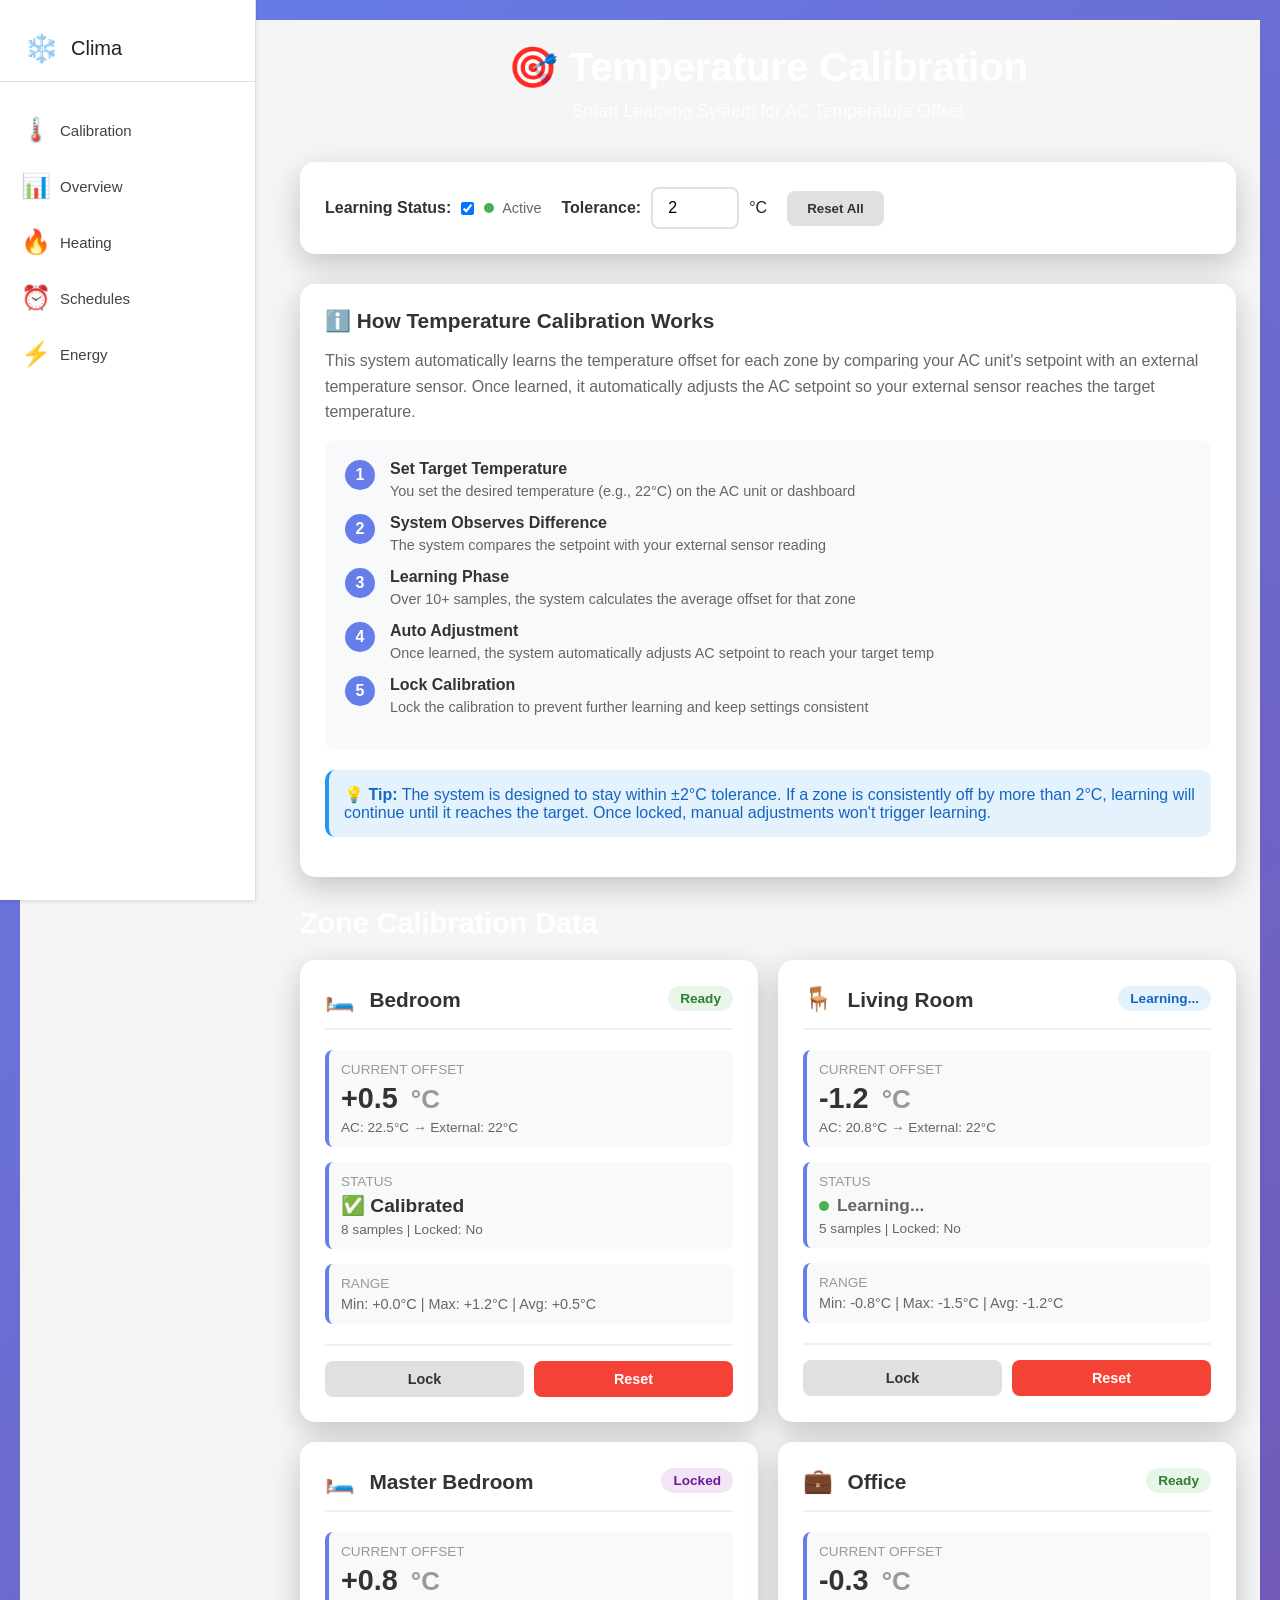
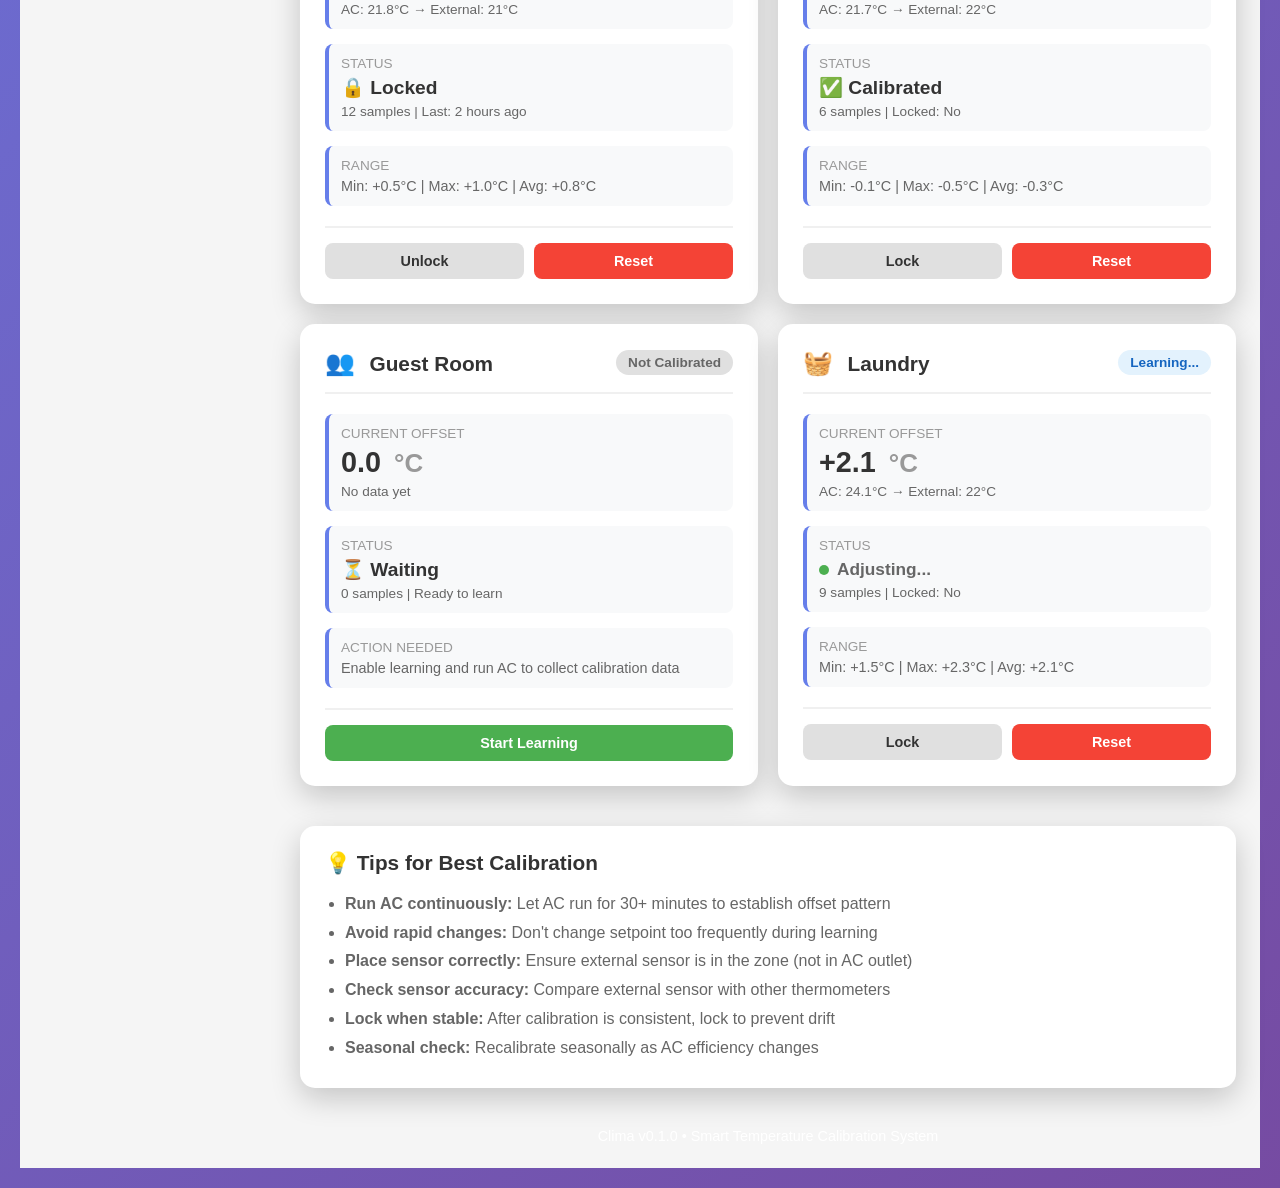
<file: calibration_dashboard.html>
<!DOCTYPE html>
<html lang="en">
<head>
    <meta charset="UTF-8">
    <meta name="viewport" content="width=device-width, initial-scale=1.0">
    <title>Clima - Temperature Calibration</title>
    <style>
        * {
            margin: 0;
            padding: 0;
            box-sizing: border-box;
        }

        body {
            font-family: -apple-system, BlinkMacSystemFont, 'Segoe UI', Roboto, 'Helvetica Neue', Arial, sans-serif;
            background: linear-gradient(135deg, #667eea 0%, #764ba2 100%);
            min-height: 100vh;
            padding: 20px;
        }

        .container {
            max-width: 1200px;
            margin: 0 auto;
        }

        .header {
            text-align: center;
            color: white;
            margin-bottom: 40px;
        }

        .header h1 {
            font-size: 2.5em;
            margin-bottom: 10px;
        }

        .header p {
            font-size: 1.1em;
            opacity: 0.9;
        }

        .controls {
            background: white;
            border-radius: 15px;
            padding: 25px;
            margin-bottom: 30px;
            box-shadow: 0 10px 30px rgba(0, 0, 0, 0.2);
        }

        .control-row {
            display: flex;
            gap: 20px;
            align-items: center;
            flex-wrap: wrap;
        }

        .control-group {
            display: flex;
            align-items: center;
            gap: 10px;
        }

        .control-group label {
            font-weight: 600;
            color: #333;
        }

        .control-group input,
        .control-group select {
            padding: 10px 15px;
            border: 2px solid #e0e0e0;
            border-radius: 8px;
            font-size: 1em;
            transition: border-color 0.3s;
        }

        .control-group input:focus,
        .control-group select:focus {
            outline: none;
            border-color: #667eea;
        }

        .btn {
            padding: 10px 20px;
            border: none;
            border-radius: 8px;
            font-weight: 600;
            cursor: pointer;
            transition: all 0.3s;
        }

        .btn-primary {
            background: linear-gradient(135deg, #667eea 0%, #764ba2 100%);
            color: white;
        }

        .btn-primary:hover {
            transform: translateY(-2px);
            box-shadow: 0 5px 15px rgba(102, 126, 234, 0.4);
        }

        .btn-secondary {
            background: #e0e0e0;
            color: #333;
        }

        .btn-secondary:hover {
            background: #d0d0d0;
        }

        .btn-danger {
            background: #f44336;
            color: white;
        }

        .btn-danger:hover {
            background: #d32f2f;
        }

        .calibration-grid {
            display: grid;
            grid-template-columns: repeat(auto-fill, minmax(350px, 1fr));
            gap: 20px;
            margin-bottom: 40px;
        }

        .calibration-card {
            background: white;
            border-radius: 15px;
            padding: 25px;
            box-shadow: 0 10px 30px rgba(0, 0, 0, 0.2);
        }

        .card-header {
            display: flex;
            justify-content: space-between;
            align-items: center;
            margin-bottom: 20px;
            padding-bottom: 15px;
            border-bottom: 2px solid #f0f0f0;
        }

        .card-title {
            font-size: 1.3em;
            font-weight: 600;
            color: #333;
        }

        .card-emoji {
            font-size: 1.5em;
            margin-right: 10px;
        }

        .status-badge {
            padding: 5px 12px;
            border-radius: 20px;
            font-size: 0.85em;
            font-weight: 600;
        }

        .status-learning {
            background: #e3f2fd;
            color: #1565c0;
        }

        .status-locked {
            background: #f3e5f5;
            color: #6a1b9a;
        }

        .status-ready {
            background: #e8f5e9;
            color: #2e7d32;
        }

        .metric {
            margin-bottom: 15px;
            padding: 12px;
            background: #f8f9fa;
            border-radius: 8px;
            border-left: 4px solid #667eea;
        }

        .metric-label {
            font-size: 0.85em;
            color: #999;
            margin-bottom: 5px;
            text-transform: uppercase;
        }

        .metric-value {
            font-size: 1.8em;
            font-weight: bold;
            color: #333;
        }

        .metric-unit {
            font-size: 0.9em;
            color: #999;
            margin-left: 5px;
        }

        .metric-range {
            font-size: 0.85em;
            color: #666;
            margin-top: 5px;
        }

        .card-actions {
            display: flex;
            gap: 10px;
            margin-top: 20px;
            padding-top: 15px;
            border-top: 2px solid #f0f0f0;
        }

        .card-actions button {
            flex: 1;
            padding: 10px;
            font-size: 0.9em;
        }

        .learning-indicator {
            display: inline-flex;
            align-items: center;
            gap: 8px;
            font-size: 0.9em;
            color: #666;
        }

        .learning-dot {
            width: 10px;
            height: 10px;
            border-radius: 50%;
            background: #ccc;
            animation: pulse 1.5s infinite;
        }

        .learning-dot.active {
            background: #4caf50;
        }

        @keyframes pulse {
            0%, 100% { opacity: 1; }
            50% { opacity: 0.5; }
        }

        .info-box {
            background: white;
            border-radius: 15px;
            padding: 25px;
            margin-bottom: 30px;
            box-shadow: 0 10px 30px rgba(0, 0, 0, 0.2);
        }

        .info-box h2 {
            color: #333;
            margin-bottom: 15px;
            font-size: 1.3em;
        }

        .info-box p {
            color: #666;
            line-height: 1.6;
            margin-bottom: 10px;
        }

        .info-box ul {
            color: #666;
            margin-left: 20px;
            line-height: 1.8;
        }

        .process-steps {
            background: #f8f9fa;
            border-radius: 10px;
            padding: 20px;
            margin-top: 15px;
        }

        .step {
            display: flex;
            gap: 15px;
            margin-bottom: 15px;
        }

        .step-number {
            background: #667eea;
            color: white;
            width: 30px;
            height: 30px;
            border-radius: 50%;
            display: flex;
            align-items: center;
            justify-content: center;
            font-weight: 600;
            flex-shrink: 0;
        }

        .step-content {
            flex: 1;
        }

        .step-title {
            font-weight: 600;
            color: #333;
            margin-bottom: 5px;
        }

        .step-desc {
            font-size: 0.9em;
            color: #666;
        }

        .alert {
            border-radius: 10px;
            padding: 15px;
            margin-bottom: 15px;
            border-left: 4px solid;
        }

        .alert-info {
            background: #e3f2fd;
            border-color: #2196f3;
            color: #1565c0;
        }

        .alert-success {
            background: #e8f5e9;
            border-color: #4caf50;
            color: #2e7d32;
        }

        .alert-warning {
            background: #fff3e0;
            border-color: #ff9800;
            color: #e65100;
        }

        .footer {
            text-align: center;
            color: white;
            margin-top: 40px;
            font-size: 0.9em;
        }

        @media (max-width: 768px) {
            .calibration-grid {
                grid-template-columns: 1fr;
            }

            .control-row {
                flex-direction: column;
                align-items: stretch;
            }

            .control-group {
                flex-direction: column;
            }

            .card-actions {
                flex-direction: column;
            }

            .header h1 {
                font-size: 1.8em;
            }
        }
    

        /* Clima Sidebar Navigation Styles */
/* Clima Sidebar Navigation Styles */

* {
    margin: 0;
    padding: 0;
    box-sizing: border-box;
}

body {
    font-family: 'Roboto', -apple-system, BlinkMacSystemFont, 'Segoe UI', sans-serif;
    color: #212121;
}

.clima-container {
    display: flex;
    min-height: 100vh;
    background: #f5f5f5;
}

/* Sidebar */
.clima-sidebar {
    width: 256px;
    background: #ffffff;
    border-right: 1px solid #e0e0e0;
    padding: 16px 0;
    overflow-y: auto;
    box-shadow: 0 2px 4px rgba(0, 0, 0, 0.1);
    position: fixed;
    height: 100vh;
    left: 0;
    top: 0;
}

.clima-sidebar-header {
    padding: 16px 24px;
    display: flex;
    align-items: center;
    gap: 12px;
    font-size: 20px;
    font-weight: 500;
    margin-bottom: 24px;
    border-bottom: 1px solid #e0e0e0;
}

.clima-sidebar-icon {
    font-size: 28px;
}

.clima-nav {
    list-style: none;
}

.clima-nav-item {
    padding: 0 8px;
    margin-bottom: 8px;
}

.clima-nav-link {
    display: flex;
    align-items: center;
    gap: 12px;
    padding: 12px 16px;
    color: #424242;
    text-decoration: none;
    border-radius: 4px;
    transition: all 0.2s ease;
    cursor: pointer;
    font-size: 15px;
    font-weight: 500;
}

.clima-nav-link:hover {
    background: #f5f5f5;
    color: #212121;
}

.clima-nav-link.active {
    background: #fff3e0;
    color: #ff6b6b;
}

.clima-nav-icon {
    font-size: 24px;
    display: flex;
    align-items: center;
    justify-content: center;
    width: 24px;
    height: 24px;
}

/* Main content area adjustment */
.clima-main {
    flex: 1;
    margin-left: 256px;
    padding: 24px;
}

/* Scrollbar styling */
.clima-sidebar::-webkit-scrollbar {
    width: 8px;
}

.clima-sidebar::-webkit-scrollbar-track {
    background: transparent;
}

.clima-sidebar::-webkit-scrollbar-thumb {
    background: #ccc;
    border-radius: 4px;
}

.clima-sidebar::-webkit-scrollbar-thumb:hover {
    background: #999;
}

/* Mobile responsiveness */
@media (max-width: 768px) {
    .clima-sidebar {
        width: 100%;
        height: auto;
        position: relative;
        max-height: 120px;
        display: flex;
        overflow-x: auto;
        border-right: none;
        border-bottom: 1px solid #e0e0e0;
    }

    .clima-sidebar-header {
        margin-bottom: 0;
        border-bottom: none;
        padding: 8px 12px;
        margin-right: 24px;
    }

    .clima-nav {
        display: flex;
        flex: 1;
    }

    .clima-nav-item {
        margin-bottom: 0;
        margin-right: 8px;
    }

    .clima-main {
        margin-left: 0;
        padding: 16px;
    }
}

</style>
</head>
<body>
    <div class="clima-container">
    <nav class="clima-sidebar">
        <div class="clima-sidebar-header">
            <span class="clima-sidebar-icon">❄️</span>
            <span>Clima</span>
        </div>
        <ul class="clima-nav">
<li class="clima-nav-item"><a class="clima-nav-link" data-page="calibration"><span class="clima-nav-icon">🌡️</span>Calibration</a></li>
            <li class="clima-nav-item"><a class="clima-nav-link" data-page="overview"><span class="clima-nav-icon">📊</span>Overview</a></li>
            <li class="clima-nav-item"><a class="clima-nav-link" data-page="heating"><span class="clima-nav-icon">🔥</span>Heating</a></li>
            <li class="clima-nav-item"><a class="clima-nav-link" data-page="schedules"><span class="clima-nav-icon">⏰</span>Schedules</a></li>
            <li class="clima-nav-item"><a class="clima-nav-link" data-page="energy"><span class="clima-nav-icon">⚡</span>Energy</a></li>
        </ul>
    </nav>

        <div class="clima-main">
    <div class="container">
        <!-- Header -->
        <div class="header">
            <h1>🎯 Temperature Calibration</h1>
            <p>Smart Learning System for AC Temperature Offset</p>
        </div>

        <!-- Controls -->
        <div class="controls">
            <div class="control-row">
                <div class="control-group">
                    <label>Learning Status:</label>
                    <input type="checkbox" id="learningToggle" checked onchange="toggleLearning()">
                    <span id="learningStatus" class="learning-indicator">
                        <span class="learning-dot active"></span>
                        <span>Active</span>
                    </span>
                </div>
                <div class="control-group">
                    <label>Tolerance:</label>
                    <input type="number" id="toleranceInput" value="2" min="0.5" max="5" step="0.1" onchange="setTolerance(this.value)">
                    <span>°C</span>
                </div>
                <button class="btn btn-secondary" onclick="resetAll()">Reset All</button>
            </div>
        </div>

        <!-- Info Section -->
        <div class="info-box">
            <h2>ℹ️ How Temperature Calibration Works</h2>
            <p>
                This system automatically learns the temperature offset for each zone by comparing your AC unit's setpoint
                with an external temperature sensor. Once learned, it automatically adjusts the AC setpoint so your external
                sensor reaches the target temperature.
            </p>

            <div class="process-steps">
                <div class="step">
                    <div class="step-number">1</div>
                    <div class="step-content">
                        <div class="step-title">Set Target Temperature</div>
                        <div class="step-desc">You set the desired temperature (e.g., 22°C) on the AC unit or dashboard</div>
                    </div>
                </div>

                <div class="step">
                    <div class="step-number">2</div>
                    <div class="step-content">
                        <div class="step-title">System Observes Difference</div>
                        <div class="step-desc">The system compares the setpoint with your external sensor reading</div>
                    </div>
                </div>

                <div class="step">
                    <div class="step-number">3</div>
                    <div class="step-content">
                        <div class="step-title">Learning Phase</div>
                        <div class="step-desc">Over 10+ samples, the system calculates the average offset for that zone</div>
                    </div>
                </div>

                <div class="step">
                    <div class="step-number">4</div>
                    <div class="step-content">
                        <div class="step-title">Auto Adjustment</div>
                        <div class="step-desc">Once learned, the system automatically adjusts AC setpoint to reach your target temp</div>
                    </div>
                </div>

                <div class="step">
                    <div class="step-number">5</div>
                    <div class="step-content">
                        <div class="step-title">Lock Calibration</div>
                        <div class="step-desc">Lock the calibration to prevent further learning and keep settings consistent</div>
                    </div>
                </div>
            </div>

            <div class="alert alert-info" style="margin-top: 20px;">
                <strong>💡 Tip:</strong> The system is designed to stay within ±2°C tolerance. If a zone is consistently off by more
                than 2°C, learning will continue until it reaches the target. Once locked, manual adjustments won't trigger learning.
            </div>
        </div>

        <!-- Calibration Cards -->
        <h2 style="color: white; margin-bottom: 20px; font-size: 1.8em;">Zone Calibration Data</h2>
        <div class="calibration-grid">
            <!-- Zone 1 -->
            <div class="calibration-card">
                <div class="card-header">
                    <div>
                        <span class="card-emoji">🛏️</span>
                        <span class="card-title">Bedroom</span>
                    </div>
                    <span class="status-badge status-ready">Ready</span>
                </div>

                <div class="metric">
                    <div class="metric-label">Current Offset</div>
                    <div class="metric-value">
                        +0.5
                        <span class="metric-unit">°C</span>
                    </div>
                    <div class="metric-range">AC: 22.5°C → External: 22°C</div>
                </div>

                <div class="metric">
                    <div class="metric-label">Status</div>
                    <div class="metric-value" style="font-size: 1.2em;">✅ Calibrated</div>
                    <div class="metric-range">8 samples | Locked: No</div>
                </div>

                <div class="metric">
                    <div class="metric-label">Range</div>
                    <div style="font-size: 0.9em; color: #666;">
                        Min: +0.0°C | Max: +1.2°C | Avg: +0.5°C
                    </div>
                </div>

                <div class="card-actions">
                    <button class="btn btn-secondary" onclick="lockCalibration('bedroom')">Lock</button>
                    <button class="btn btn-danger" onclick="resetCalibration('bedroom')">Reset</button>
                </div>
            </div>

            <!-- Zone 2 -->
            <div class="calibration-card">
                <div class="card-header">
                    <div>
                        <span class="card-emoji">🪑</span>
                        <span class="card-title">Living Room</span>
                    </div>
                    <span class="status-badge status-learning">Learning...</span>
                </div>

                <div class="metric">
                    <div class="metric-label">Current Offset</div>
                    <div class="metric-value">
                        -1.2
                        <span class="metric-unit">°C</span>
                    </div>
                    <div class="metric-range">AC: 20.8°C → External: 22°C</div>
                </div>

                <div class="metric">
                    <div class="metric-label">Status</div>
                    <div class="metric-value" style="font-size: 1.2em;">
                        <span class="learning-indicator">
                            <span class="learning-dot active"></span>
                            Learning...
                        </span>
                    </div>
                    <div class="metric-range">5 samples | Locked: No</div>
                </div>

                <div class="metric">
                    <div class="metric-label">Range</div>
                    <div style="font-size: 0.9em; color: #666;">
                        Min: -0.8°C | Max: -1.5°C | Avg: -1.2°C
                    </div>
                </div>

                <div class="card-actions">
                    <button class="btn btn-secondary" onclick="lockCalibration('living')">Lock</button>
                    <button class="btn btn-danger" onclick="resetCalibration('living')">Reset</button>
                </div>
            </div>

            <!-- Zone 3 -->
            <div class="calibration-card">
                <div class="card-header">
                    <div>
                        <span class="card-emoji">🛏️</span>
                        <span class="card-title">Master Bedroom</span>
                    </div>
                    <span class="status-badge status-locked">Locked</span>
                </div>

                <div class="metric">
                    <div class="metric-label">Current Offset</div>
                    <div class="metric-value">
                        +0.8
                        <span class="metric-unit">°C</span>
                    </div>
                    <div class="metric-range">AC: 21.8°C → External: 21°C</div>
                </div>

                <div class="metric">
                    <div class="metric-label">Status</div>
                    <div class="metric-value" style="font-size: 1.2em;">🔒 Locked</div>
                    <div class="metric-range">12 samples | Last: 2 hours ago</div>
                </div>

                <div class="metric">
                    <div class="metric-label">Range</div>
                    <div style="font-size: 0.9em; color: #666;">
                        Min: +0.5°C | Max: +1.0°C | Avg: +0.8°C
                    </div>
                </div>

                <div class="card-actions">
                    <button class="btn btn-secondary" onclick="unlockCalibration('master')">Unlock</button>
                    <button class="btn btn-danger" onclick="resetCalibration('master')">Reset</button>
                </div>
            </div>

            <!-- Zone 4 -->
            <div class="calibration-card">
                <div class="card-header">
                    <div>
                        <span class="card-emoji">💼</span>
                        <span class="card-title">Office</span>
                    </div>
                    <span class="status-badge status-ready">Ready</span>
                </div>

                <div class="metric">
                    <div class="metric-label">Current Offset</div>
                    <div class="metric-value">
                        -0.3
                        <span class="metric-unit">°C</span>
                    </div>
                    <div class="metric-range">AC: 21.7°C → External: 22°C</div>
                </div>

                <div class="metric">
                    <div class="metric-label">Status</div>
                    <div class="metric-value" style="font-size: 1.2em;">✅ Calibrated</div>
                    <div class="metric-range">6 samples | Locked: No</div>
                </div>

                <div class="metric">
                    <div class="metric-label">Range</div>
                    <div style="font-size: 0.9em; color: #666;">
                        Min: -0.1°C | Max: -0.5°C | Avg: -0.3°C
                    </div>
                </div>

                <div class="card-actions">
                    <button class="btn btn-secondary" onclick="lockCalibration('office')">Lock</button>
                    <button class="btn btn-danger" onclick="resetCalibration('office')">Reset</button>
                </div>
            </div>

            <!-- Zone 5 -->
            <div class="calibration-card">
                <div class="card-header">
                    <div>
                        <span class="card-emoji">👥</span>
                        <span class="card-title">Guest Room</span>
                    </div>
                    <span class="status-badge" style="background: #e0e0e0; color: #666;">Not Calibrated</span>
                </div>

                <div class="metric">
                    <div class="metric-label">Current Offset</div>
                    <div class="metric-value">
                        0.0
                        <span class="metric-unit">°C</span>
                    </div>
                    <div class="metric-range">No data yet</div>
                </div>

                <div class="metric">
                    <div class="metric-label">Status</div>
                    <div class="metric-value" style="font-size: 1.2em;">⏳ Waiting</div>
                    <div class="metric-range">0 samples | Ready to learn</div>
                </div>

                <div class="metric">
                    <div class="metric-label">Action Needed</div>
                    <div style="font-size: 0.9em; color: #666;">
                        Enable learning and run AC to collect calibration data
                    </div>
                </div>

                <div class="card-actions">
                    <button class="btn btn-secondary" onclick="startCalibration('guest')" style="background: #4caf50; color: white;">Start Learning</button>
                </div>
            </div>

            <!-- Zone 6 -->
            <div class="calibration-card">
                <div class="card-header">
                    <div>
                        <span class="card-emoji">🧺</span>
                        <span class="card-title">Laundry</span>
                    </div>
                    <span class="status-badge status-learning">Learning...</span>
                </div>

                <div class="metric">
                    <div class="metric-label">Current Offset</div>
                    <div class="metric-value">
                        +2.1
                        <span class="metric-unit">°C</span>
                    </div>
                    <div class="metric-range">AC: 24.1°C → External: 22°C</div>
                </div>

                <div class="metric">
                    <div class="metric-label">Status</div>
                    <div class="metric-value" style="font-size: 1.2em;">
                        <span class="learning-indicator">
                            <span class="learning-dot active"></span>
                            Adjusting...
                        </span>
                    </div>
                    <div class="metric-range">9 samples | Locked: No</div>
                </div>

                <div class="metric">
                    <div class="metric-label">Range</div>
                    <div style="font-size: 0.9em; color: #666;">
                        Min: +1.5°C | Max: +2.3°C | Avg: +2.1°C
                    </div>
                </div>

                <div class="card-actions">
                    <button class="btn btn-secondary" onclick="lockCalibration('laundry')">Lock</button>
                    <button class="btn btn-danger" onclick="resetCalibration('laundry')">Reset</button>
                </div>
            </div>
        </div>

        <!-- Tips Section -->
        <div class="info-box">
            <h2>💡 Tips for Best Calibration</h2>
            <ul>
                <li><strong>Run AC continuously:</strong> Let AC run for 30+ minutes to establish offset pattern</li>
                <li><strong>Avoid rapid changes:</strong> Don't change setpoint too frequently during learning</li>
                <li><strong>Place sensor correctly:</strong> Ensure external sensor is in the zone (not in AC outlet)</li>
                <li><strong>Check sensor accuracy:</strong> Compare external sensor with other thermometers</li>
                <li><strong>Lock when stable:</strong> After calibration is consistent, lock to prevent drift</li>
                <li><strong>Seasonal check:</strong> Recalibrate seasonally as AC efficiency changes</li>
            </ul>
        </div>

        <!-- Footer -->
        <div class="footer">
            <p>Clima v0.1.0 • Smart Temperature Calibration System</p>
        </div>
    </div>

    <script>
        function toggleLearning() {
            const toggle = document.getElementById('learningToggle');
            const status = document.getElementById('learningStatus');
            if (toggle.checked) {
                status.innerHTML = '<span class="learning-dot active"></span><span>Active</span>';
                alert('Learning mode enabled. System will now collect calibration data.');
            } else {
                status.innerHTML = '<span class="learning-dot"></span><span>Disabled</span>';
                alert('Learning mode disabled. No further calibration will occur.');
            }
        }

        function setTolerance(value) {
            alert(`Tolerance set to ±${value}°C. Zones outside this range will continue learning.`);
        }

        function lockCalibration(zone) {
            alert(`${zone} calibration locked. This zone will no longer learn new offsets.`);
        }

        function unlockCalibration(zone) {
            alert(`${zone} calibration unlocked. Learning will resume.`);
        }

        function resetCalibration(zone) {
            if (confirm(`Reset calibration for ${zone}? This cannot be undone.`)) {
                alert(`${zone} calibration reset. Learning will start from scratch.`);
            }
        }

        function startCalibration(zone) {
            alert(`Starting calibration for ${zone}. Turn on the AC unit and wait for data collection.`);
        }

        function resetAll() {
            if (confirm('Reset ALL calibrations? This cannot be undone.')) {
                alert('All calibrations have been reset. Learning will start from scratch for all zones.');
            }
        }
    </script>

        </div>
    </div>
    <script>
// Clima Sidebar Navigation Script

/**
 * Initialize the Clima sidebar navigation
 * Call this function when the page loads
 */
function initClimaNavigation() {
    const navLinks = document.querySelectorAll('.clima-nav-link');

    // Set active link based on current page
    const currentPage = getCurrentPageName();
    navLinks.forEach(link => {
        const linkPage = link.getAttribute('data-page');
        if (linkPage === currentPage) {
            link.classList.add('active');
        } else {
            link.classList.remove('active');
        }
    });

    // Add click handlers to navigation links
    navLinks.forEach(link => {
        link.addEventListener('click', (e) => {
            const page = link.getAttribute('data-page');
            if (page && page !== 'current') {
                navigateToPage(page);
            }
        });
    });
}

/**
 * Get the current page name from the URL
 */
function getCurrentPageName() {
    const href = window.location.href;
    const filename = href.substring(href.lastIndexOf('/') + 1).replace('.html', '');
    return filename || 'index';
}

/**
 * Navigate to a different dashboard page
 */
function navigateToPage(page) {
    const pages = {
        'calibration': 'calibration_dashboard.html',
        'overview': 'dashboard_preview.html',
        'heating': 'dashboard_heating.html',
        'schedules': 'schedules.html',
        'energy': 'energy_analytics.html'
    };

    if (pages[page]) {
        window.location.href = pages[page];
    }
}

/**
 * Update the active nav link
 */
function setActiveNavLink(pageName) {
    const navLinks = document.querySelectorAll('.clima-nav-link');
    navLinks.forEach(link => {
        const linkPage = link.getAttribute('data-page');
        if (linkPage === pageName) {
            link.classList.add('active');
        } else {
            link.classList.remove('active');
        }
    });
}

// Initialize on page load
document.addEventListener('DOMContentLoaded', initClimaNavigation);

    </script>
</body>
</html>
</file>
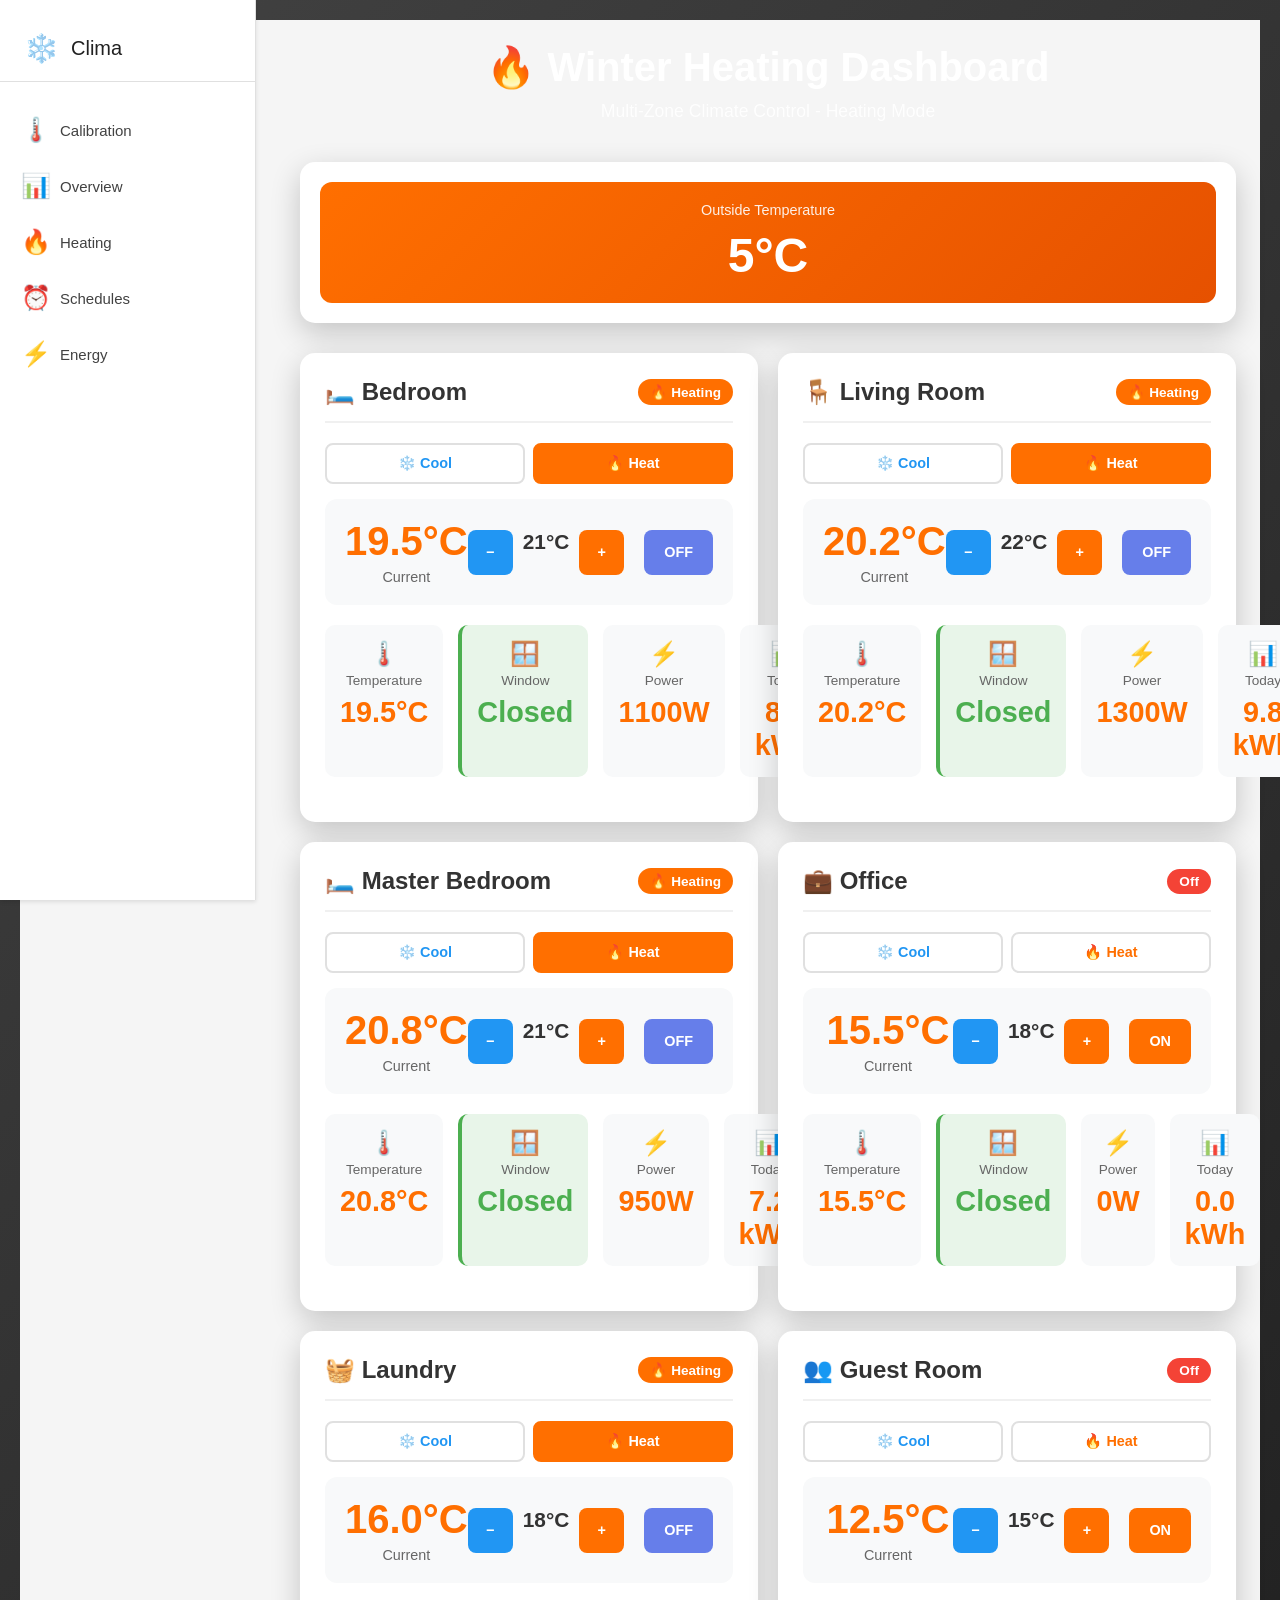
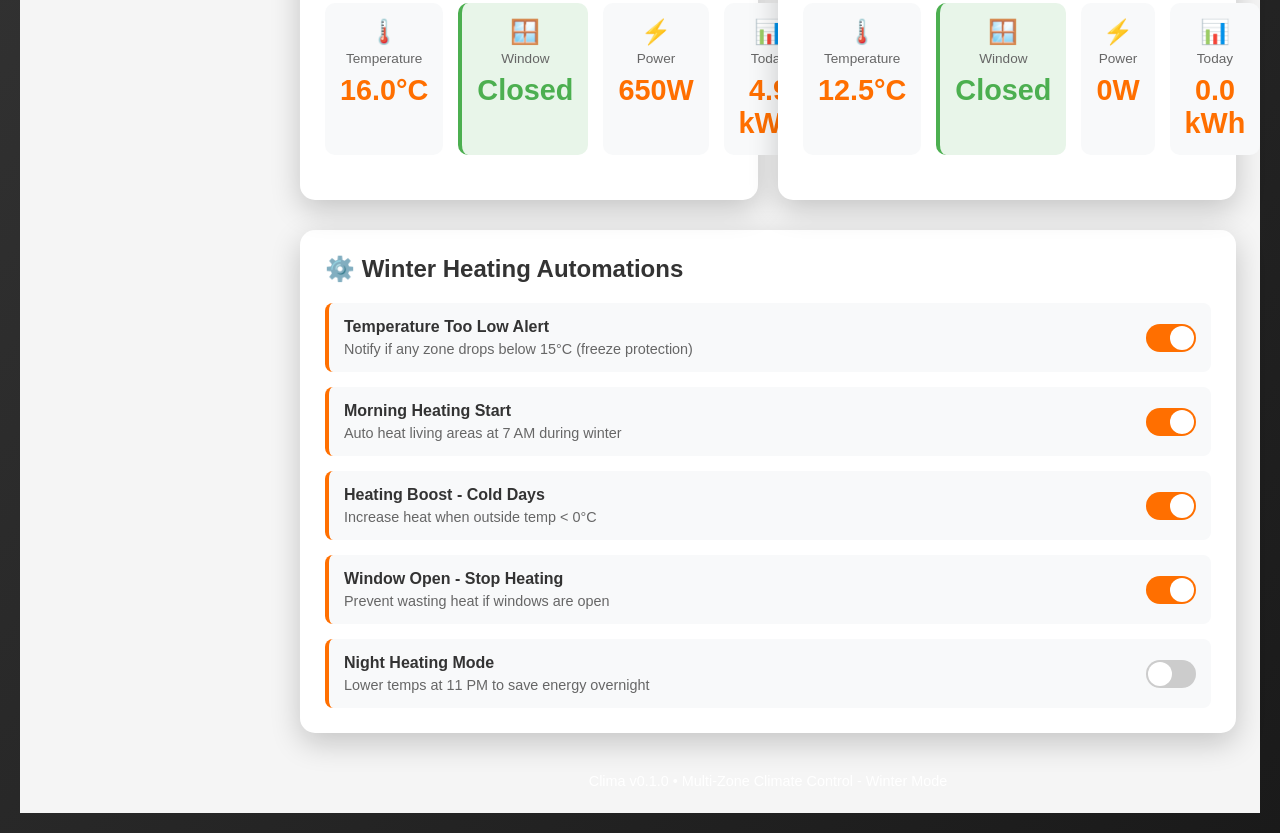
<file: dashboard_heating.html>
<!DOCTYPE html>
<html lang="en">
<head>
    <meta charset="UTF-8">
    <meta name="viewport" content="width=device-width, initial-scale=1.0">
    <title>Clima - Winter Heating Dashboard</title>
    <style>
        * {
            margin: 0;
            padding: 0;
            box-sizing: border-box;
        }

        body {
            font-family: -apple-system, BlinkMacSystemFont, 'Segoe UI', Roboto, 'Helvetica Neue', Arial, sans-serif;
            background: linear-gradient(135deg, #424242 0%, #1a1a1a 100%);
            min-height: 100vh;
            padding: 20px;
        }

        .container {
            max-width: 1400px;
            margin: 0 auto;
        }

        .header {
            text-align: center;
            color: white;
            margin-bottom: 40px;
        }

        .header h1 {
            font-size: 2.5em;
            margin-bottom: 10px;
        }

        .header p {
            font-size: 1.1em;
            opacity: 0.9;
        }

        .outside-temp {
            background: white;
            border-radius: 15px;
            padding: 20px;
            margin-bottom: 30px;
            box-shadow: 0 10px 30px rgba(0, 0, 0, 0.2);
            display: grid;
            grid-template-columns: repeat(auto-fit, minmax(200px, 1fr));
            gap: 20px;
        }

        .outside-temp-card {
            text-align: center;
            padding: 20px;
            background: linear-gradient(135deg, #ff6f00 0%, #e65100 100%);
            border-radius: 12px;
            color: white;
        }

        .outside-temp-label {
            font-size: 0.9em;
            opacity: 0.9;
            margin-bottom: 10px;
        }

        .outside-temp-value {
            font-size: 3em;
            font-weight: bold;
        }

        .zones-grid {
            display: grid;
            grid-template-columns: repeat(auto-fit, minmax(350px, 1fr));
            gap: 20px;
        }

        .zone-card {
            background: white;
            border-radius: 15px;
            padding: 25px;
            box-shadow: 0 10px 30px rgba(0, 0, 0, 0.2);
            transition: transform 0.3s ease, box-shadow 0.3s ease;
        }

        .zone-card:hover {
            transform: translateY(-5px);
            box-shadow: 0 15px 40px rgba(0, 0, 0, 0.3);
        }

        .zone-header {
            display: flex;
            justify-content: space-between;
            align-items: center;
            margin-bottom: 20px;
            padding-bottom: 15px;
            border-bottom: 2px solid #f0f0f0;
        }

        .zone-name {
            font-size: 1.5em;
            font-weight: 600;
            color: #333;
        }

        .zone-status {
            padding: 5px 12px;
            border-radius: 20px;
            font-size: 0.85em;
            font-weight: 600;
        }

        .status-heating {
            background: #ff6f00;
            color: white;
        }

        .status-off {
            background: #f44336;
            color: white;
        }

        .mode-selector {
            display: flex;
            gap: 8px;
            margin-bottom: 15px;
        }

        .mode-btn {
            flex: 1;
            padding: 10px;
            border: 2px solid #e0e0e0;
            background: white;
            border-radius: 8px;
            cursor: pointer;
            font-weight: 600;
            font-size: 0.9em;
            transition: all 0.3s;
        }

        .mode-btn.heating {
            color: #ff6f00;
        }

        .mode-btn.heating.active {
            background: #ff6f00;
            color: white;
            border-color: #ff6f00;
        }

        .mode-btn.cooling {
            color: #2196f3;
        }

        .thermostat {
            display: flex;
            align-items: center;
            justify-content: space-between;
            background: #f8f9fa;
            border-radius: 12px;
            padding: 20px;
            margin-bottom: 20px;
        }

        .temp-display {
            text-align: center;
            flex: 1;
        }

        .current-temp {
            font-size: 2.5em;
            font-weight: bold;
            color: #ff6f00;
        }

        .temp-label {
            font-size: 0.9em;
            color: #666;
            margin-top: 5px;
        }

        .controls {
            display: flex;
            gap: 10px;
            flex: 1;
            justify-content: flex-end;
        }

        .btn {
            padding: 8px 16px;
            border: none;
            border-radius: 8px;
            cursor: pointer;
            font-weight: 600;
            transition: all 0.3s ease;
            font-size: 0.9em;
        }

        .btn-plus {
            background: #ff6f00;
            color: white;
            width: 45px;
            height: 45px;
            display: flex;
            align-items: center;
            justify-content: center;
            padding: 0;
        }

        .btn-plus:hover {
            background: #e65100;
        }

        .btn-minus {
            background: #2196f3;
            color: white;
            width: 45px;
            height: 45px;
            display: flex;
            align-items: center;
            justify-content: center;
            padding: 0;
        }

        .btn-minus:hover {
            background: #1976d2;
        }

        .btn-toggle {
            background: #667eea;
            color: white;
            padding: 8px 20px;
            margin-left: 10px;
        }

        .btn-toggle:hover {
            background: #5568d3;
        }

        .setpoint {
            text-align: center;
            font-size: 1.3em;
            font-weight: bold;
            color: #333;
        }

        .sensors {
            display: grid;
            grid-template-columns: 1fr 1fr 1fr 1fr;
            gap: 15px;
            margin-bottom: 20px;
        }

        .sensor {
            background: #f8f9fa;
            border-radius: 10px;
            padding: 15px;
            text-align: center;
        }

        .sensor-label {
            font-size: 0.85em;
            color: #666;
            margin-bottom: 8px;
        }

        .sensor-value {
            font-size: 1.8em;
            font-weight: bold;
            color: #ff6f00;
        }

        .sensor-icon {
            font-size: 1.5em;
            margin-bottom: 5px;
        }

        .window-closed {
            background: #e8f5e9 !important;
            border-left: 4px solid #4caf50 !important;
        }

        .window-open {
            background: #ffebee !important;
            border-left: 4px solid #f44336 !important;
        }

        .window-status {
            color: #4caf50;
            font-weight: 600;
        }

        .window-open .window-status {
            color: #f44336;
        }

        .automations {
            background: white;
            border-radius: 15px;
            padding: 25px;
            margin-top: 30px;
            box-shadow: 0 10px 30px rgba(0, 0, 0, 0.2);
        }

        .automations h2 {
            color: #333;
            margin-bottom: 20px;
            font-size: 1.5em;
        }

        .automation-list {
            display: grid;
            gap: 15px;
        }

        .automation-item {
            background: #f8f9fa;
            border-left: 4px solid #ff6f00;
            padding: 15px;
            border-radius: 8px;
            display: flex;
            justify-content: space-between;
            align-items: center;
        }

        .automation-text {
            flex: 1;
        }

        .automation-name {
            font-weight: 600;
            color: #333;
            margin-bottom: 5px;
        }

        .automation-desc {
            font-size: 0.9em;
            color: #666;
        }

        .toggle-switch {
            width: 50px;
            height: 28px;
            background: #ccc;
            border-radius: 14px;
            cursor: pointer;
            position: relative;
            transition: background 0.3s;
        }

        .toggle-switch.active {
            background: #ff6f00;
        }

        .toggle-switch::after {
            content: '';
            position: absolute;
            width: 24px;
            height: 24px;
            background: white;
            border-radius: 12px;
            top: 2px;
            left: 2px;
            transition: left 0.3s;
        }

        .toggle-switch.active::after {
            left: 24px;
        }

        .footer {
            text-align: center;
            color: white;
            margin-top: 40px;
            font-size: 0.9em;
        }

        @media (max-width: 1200px) {
            .sensors {
                grid-template-columns: 1fr 1fr;
            }
        }

        @media (max-width: 768px) {
            .zones-grid {
                grid-template-columns: 1fr;
            }

            .sensors {
                grid-template-columns: 1fr;
            }

            .thermostat {
                flex-direction: column;
                gap: 15px;
            }

            .controls {
                justify-content: center;
                width: 100%;
            }

            .header h1 {
                font-size: 1.8em;
            }
        }
    

        /* Clima Sidebar Navigation Styles */
/* Clima Sidebar Navigation Styles */

* {
    margin: 0;
    padding: 0;
    box-sizing: border-box;
}

body {
    font-family: 'Roboto', -apple-system, BlinkMacSystemFont, 'Segoe UI', sans-serif;
    color: #212121;
}

.clima-container {
    display: flex;
    min-height: 100vh;
    background: #f5f5f5;
}

/* Sidebar */
.clima-sidebar {
    width: 256px;
    background: #ffffff;
    border-right: 1px solid #e0e0e0;
    padding: 16px 0;
    overflow-y: auto;
    box-shadow: 0 2px 4px rgba(0, 0, 0, 0.1);
    position: fixed;
    height: 100vh;
    left: 0;
    top: 0;
}

.clima-sidebar-header {
    padding: 16px 24px;
    display: flex;
    align-items: center;
    gap: 12px;
    font-size: 20px;
    font-weight: 500;
    margin-bottom: 24px;
    border-bottom: 1px solid #e0e0e0;
}

.clima-sidebar-icon {
    font-size: 28px;
}

.clima-nav {
    list-style: none;
}

.clima-nav-item {
    padding: 0 8px;
    margin-bottom: 8px;
}

.clima-nav-link {
    display: flex;
    align-items: center;
    gap: 12px;
    padding: 12px 16px;
    color: #424242;
    text-decoration: none;
    border-radius: 4px;
    transition: all 0.2s ease;
    cursor: pointer;
    font-size: 15px;
    font-weight: 500;
}

.clima-nav-link:hover {
    background: #f5f5f5;
    color: #212121;
}

.clima-nav-link.active {
    background: #fff3e0;
    color: #ff6b6b;
}

.clima-nav-icon {
    font-size: 24px;
    display: flex;
    align-items: center;
    justify-content: center;
    width: 24px;
    height: 24px;
}

/* Main content area adjustment */
.clima-main {
    flex: 1;
    margin-left: 256px;
    padding: 24px;
}

/* Scrollbar styling */
.clima-sidebar::-webkit-scrollbar {
    width: 8px;
}

.clima-sidebar::-webkit-scrollbar-track {
    background: transparent;
}

.clima-sidebar::-webkit-scrollbar-thumb {
    background: #ccc;
    border-radius: 4px;
}

.clima-sidebar::-webkit-scrollbar-thumb:hover {
    background: #999;
}

/* Mobile responsiveness */
@media (max-width: 768px) {
    .clima-sidebar {
        width: 100%;
        height: auto;
        position: relative;
        max-height: 120px;
        display: flex;
        overflow-x: auto;
        border-right: none;
        border-bottom: 1px solid #e0e0e0;
    }

    .clima-sidebar-header {
        margin-bottom: 0;
        border-bottom: none;
        padding: 8px 12px;
        margin-right: 24px;
    }

    .clima-nav {
        display: flex;
        flex: 1;
    }

    .clima-nav-item {
        margin-bottom: 0;
        margin-right: 8px;
    }

    .clima-main {
        margin-left: 0;
        padding: 16px;
    }
}

</style>
</head>
<body>
    <div class="clima-container">
    <nav class="clima-sidebar">
        <div class="clima-sidebar-header">
            <span class="clima-sidebar-icon">❄️</span>
            <span>Clima</span>
        </div>
        <ul class="clima-nav">
<li class="clima-nav-item"><a class="clima-nav-link" data-page="calibration"><span class="clima-nav-icon">🌡️</span>Calibration</a></li>
            <li class="clima-nav-item"><a class="clima-nav-link" data-page="overview"><span class="clima-nav-icon">📊</span>Overview</a></li>
            <li class="clima-nav-item"><a class="clima-nav-link" data-page="heating"><span class="clima-nav-icon">🔥</span>Heating</a></li>
            <li class="clima-nav-item"><a class="clima-nav-link" data-page="schedules"><span class="clima-nav-icon">⏰</span>Schedules</a></li>
            <li class="clima-nav-item"><a class="clima-nav-link" data-page="energy"><span class="clima-nav-icon">⚡</span>Energy</a></li>
        </ul>
    </nav>

        <div class="clima-main">
    <div class="container">
        <!-- Header -->
        <div class="header">
            <h1>🔥 Winter Heating Dashboard</h1>
            <p>Multi-Zone Climate Control - Heating Mode</p>
        </div>

        <!-- Outside Temperature -->
        <div class="outside-temp">
            <div class="outside-temp-card">
                <div class="outside-temp-label">Outside Temperature</div>
                <div class="outside-temp-value">5°C</div>
            </div>
        </div>

        <!-- Zones Grid -->
        <div class="zones-grid">
            <!-- Zone 1 - Bedroom -->
            <div class="zone-card">
                <div class="zone-header">
                    <div class="zone-name">🛏️ Bedroom</div>
                    <div class="zone-status status-heating">🔥 Heating</div>
                </div>

                <div class="mode-selector">
                    <button class="mode-btn cooling" onclick="switchMode(this, 'cooling')">❄️ Cool</button>
                    <button class="mode-btn heating active" onclick="switchMode(this, 'heating')">🔥 Heat</button>
                </div>

                <div class="thermostat">
                    <div class="temp-display">
                        <div class="current-temp">19.5°C</div>
                        <div class="temp-label">Current</div>
                    </div>
                    <div class="controls">
                        <button class="btn btn-minus">−</button>
                        <div class="setpoint">21°C</div>
                        <button class="btn btn-plus">+</button>
                        <button class="btn btn-toggle">OFF</button>
                    </div>
                </div>

                <div class="sensors">
                    <div class="sensor">
                        <div class="sensor-icon">🌡️</div>
                        <div class="sensor-label">Temperature</div>
                        <div class="sensor-value">19.5°C</div>
                    </div>
                    <div class="sensor window-closed">
                        <div class="sensor-icon">🪟</div>
                        <div class="sensor-label">Window</div>
                        <div class="sensor-value window-status">Closed</div>
                    </div>
                    <div class="sensor">
                        <div class="sensor-icon">⚡</div>
                        <div class="sensor-label">Power</div>
                        <div class="sensor-value">1100W</div>
                    </div>
                    <div class="sensor">
                        <div class="sensor-icon">📊</div>
                        <div class="sensor-label">Today</div>
                        <div class="sensor-value">8.3 kWh</div>
                    </div>
                </div>
            </div>

            <!-- Zone 2 - Living Room -->
            <div class="zone-card">
                <div class="zone-header">
                    <div class="zone-name">🪑 Living Room</div>
                    <div class="zone-status status-heating">🔥 Heating</div>
                </div>

                <div class="mode-selector">
                    <button class="mode-btn cooling" onclick="switchMode(this, 'cooling')">❄️ Cool</button>
                    <button class="mode-btn heating active" onclick="switchMode(this, 'heating')">🔥 Heat</button>
                </div>

                <div class="thermostat">
                    <div class="temp-display">
                        <div class="current-temp">20.2°C</div>
                        <div class="temp-label">Current</div>
                    </div>
                    <div class="controls">
                        <button class="btn btn-minus">−</button>
                        <div class="setpoint">22°C</div>
                        <button class="btn btn-plus">+</button>
                        <button class="btn btn-toggle">OFF</button>
                    </div>
                </div>

                <div class="sensors">
                    <div class="sensor">
                        <div class="sensor-icon">🌡️</div>
                        <div class="sensor-label">Temperature</div>
                        <div class="sensor-value">20.2°C</div>
                    </div>
                    <div class="sensor window-closed">
                        <div class="sensor-icon">🪟</div>
                        <div class="sensor-label">Window</div>
                        <div class="sensor-value window-status">Closed</div>
                    </div>
                    <div class="sensor">
                        <div class="sensor-icon">⚡</div>
                        <div class="sensor-label">Power</div>
                        <div class="sensor-value">1300W</div>
                    </div>
                    <div class="sensor">
                        <div class="sensor-icon">📊</div>
                        <div class="sensor-label">Today</div>
                        <div class="sensor-value">9.8 kWh</div>
                    </div>
                </div>
            </div>

            <!-- Zone 3 - Master Bedroom -->
            <div class="zone-card">
                <div class="zone-header">
                    <div class="zone-name">🛏️ Master Bedroom</div>
                    <div class="zone-status status-heating">🔥 Heating</div>
                </div>

                <div class="mode-selector">
                    <button class="mode-btn cooling" onclick="switchMode(this, 'cooling')">❄️ Cool</button>
                    <button class="mode-btn heating active" onclick="switchMode(this, 'heating')">🔥 Heat</button>
                </div>

                <div class="thermostat">
                    <div class="temp-display">
                        <div class="current-temp">20.8°C</div>
                        <div class="temp-label">Current</div>
                    </div>
                    <div class="controls">
                        <button class="btn btn-minus">−</button>
                        <div class="setpoint">21°C</div>
                        <button class="btn btn-plus">+</button>
                        <button class="btn btn-toggle">OFF</button>
                    </div>
                </div>

                <div class="sensors">
                    <div class="sensor">
                        <div class="sensor-icon">🌡️</div>
                        <div class="sensor-label">Temperature</div>
                        <div class="sensor-value">20.8°C</div>
                    </div>
                    <div class="sensor window-closed">
                        <div class="sensor-icon">🪟</div>
                        <div class="sensor-label">Window</div>
                        <div class="sensor-value window-status">Closed</div>
                    </div>
                    <div class="sensor">
                        <div class="sensor-icon">⚡</div>
                        <div class="sensor-label">Power</div>
                        <div class="sensor-value">950W</div>
                    </div>
                    <div class="sensor">
                        <div class="sensor-icon">📊</div>
                        <div class="sensor-label">Today</div>
                        <div class="sensor-value">7.2 kWh</div>
                    </div>
                </div>
            </div>

            <!-- Zone 4 - Office (Off) -->
            <div class="zone-card">
                <div class="zone-header">
                    <div class="zone-name">💼 Office</div>
                    <div class="zone-status status-off">Off</div>
                </div>

                <div class="mode-selector">
                    <button class="mode-btn cooling" onclick="switchMode(this, 'cooling')">❄️ Cool</button>
                    <button class="mode-btn heating" onclick="switchMode(this, 'heating')">🔥 Heat</button>
                </div>

                <div class="thermostat">
                    <div class="temp-display">
                        <div class="current-temp">15.5°C</div>
                        <div class="temp-label">Current</div>
                    </div>
                    <div class="controls">
                        <button class="btn btn-minus">−</button>
                        <div class="setpoint">18°C</div>
                        <button class="btn btn-plus">+</button>
                        <button class="btn btn-toggle" style="background: #ff6f00;">ON</button>
                    </div>
                </div>

                <div class="sensors">
                    <div class="sensor">
                        <div class="sensor-icon">🌡️</div>
                        <div class="sensor-label">Temperature</div>
                        <div class="sensor-value">15.5°C</div>
                    </div>
                    <div class="sensor window-closed">
                        <div class="sensor-icon">🪟</div>
                        <div class="sensor-label">Window</div>
                        <div class="sensor-value window-status">Closed</div>
                    </div>
                    <div class="sensor">
                        <div class="sensor-icon">⚡</div>
                        <div class="sensor-label">Power</div>
                        <div class="sensor-value">0W</div>
                    </div>
                    <div class="sensor">
                        <div class="sensor-icon">📊</div>
                        <div class="sensor-label">Today</div>
                        <div class="sensor-value">0.0 kWh</div>
                    </div>
                </div>
            </div>

            <!-- Zone 5 - Laundry (Minimal) -->
            <div class="zone-card">
                <div class="zone-header">
                    <div class="zone-name">🧺 Laundry</div>
                    <div class="zone-status status-heating">🔥 Heating</div>
                </div>

                <div class="mode-selector">
                    <button class="mode-btn cooling" onclick="switchMode(this, 'cooling')">❄️ Cool</button>
                    <button class="mode-btn heating active" onclick="switchMode(this, 'heating')">🔥 Heat</button>
                </div>

                <div class="thermostat">
                    <div class="temp-display">
                        <div class="current-temp">16.0°C</div>
                        <div class="temp-label">Current</div>
                    </div>
                    <div class="controls">
                        <button class="btn btn-minus">−</button>
                        <div class="setpoint">18°C</div>
                        <button class="btn btn-plus">+</button>
                        <button class="btn btn-toggle">OFF</button>
                    </div>
                </div>

                <div class="sensors">
                    <div class="sensor">
                        <div class="sensor-icon">🌡️</div>
                        <div class="sensor-label">Temperature</div>
                        <div class="sensor-value">16.0°C</div>
                    </div>
                    <div class="sensor window-closed">
                        <div class="sensor-icon">🪟</div>
                        <div class="sensor-label">Window</div>
                        <div class="sensor-value window-status">Closed</div>
                    </div>
                    <div class="sensor">
                        <div class="sensor-icon">⚡</div>
                        <div class="sensor-label">Power</div>
                        <div class="sensor-value">650W</div>
                    </div>
                    <div class="sensor">
                        <div class="sensor-icon">📊</div>
                        <div class="sensor-label">Today</div>
                        <div class="sensor-value">4.9 kWh</div>
                    </div>
                </div>
            </div>

            <!-- Zone 6 - Guest Room (Off) -->
            <div class="zone-card">
                <div class="zone-header">
                    <div class="zone-name">👥 Guest Room</div>
                    <div class="zone-status status-off">Off</div>
                </div>

                <div class="mode-selector">
                    <button class="mode-btn cooling" onclick="switchMode(this, 'cooling')">❄️ Cool</button>
                    <button class="mode-btn heating" onclick="switchMode(this, 'heating')">🔥 Heat</button>
                </div>

                <div class="thermostat">
                    <div class="temp-display">
                        <div class="current-temp">12.5°C</div>
                        <div class="temp-label">Current</div>
                    </div>
                    <div class="controls">
                        <button class="btn btn-minus">−</button>
                        <div class="setpoint">15°C</div>
                        <button class="btn btn-plus">+</button>
                        <button class="btn btn-toggle" style="background: #ff6f00;">ON</button>
                    </div>
                </div>

                <div class="sensors">
                    <div class="sensor">
                        <div class="sensor-icon">🌡️</div>
                        <div class="sensor-label">Temperature</div>
                        <div class="sensor-value">12.5°C</div>
                    </div>
                    <div class="sensor window-closed">
                        <div class="sensor-icon">🪟</div>
                        <div class="sensor-label">Window</div>
                        <div class="sensor-value window-status">Closed</div>
                    </div>
                    <div class="sensor">
                        <div class="sensor-icon">⚡</div>
                        <div class="sensor-label">Power</div>
                        <div class="sensor-value">0W</div>
                    </div>
                    <div class="sensor">
                        <div class="sensor-icon">📊</div>
                        <div class="sensor-label">Today</div>
                        <div class="sensor-value">0.0 kWh</div>
                    </div>
                </div>
            </div>
        </div>

        <!-- Automations Section -->
        <div class="automations">
            <h2>⚙️ Winter Heating Automations</h2>
            <div class="automation-list">
                <div class="automation-item">
                    <div class="automation-text">
                        <div class="automation-name">Temperature Too Low Alert</div>
                        <div class="automation-desc">Notify if any zone drops below 15°C (freeze protection)</div>
                    </div>
                    <div class="toggle-switch active"></div>
                </div>

                <div class="automation-item">
                    <div class="automation-text">
                        <div class="automation-name">Morning Heating Start</div>
                        <div class="automation-desc">Auto heat living areas at 7 AM during winter</div>
                    </div>
                    <div class="toggle-switch active"></div>
                </div>

                <div class="automation-item">
                    <div class="automation-text">
                        <div class="automation-name">Heating Boost - Cold Days</div>
                        <div class="automation-desc">Increase heat when outside temp < 0°C</div>
                    </div>
                    <div class="toggle-switch active"></div>
                </div>

                <div class="automation-item">
                    <div class="automation-text">
                        <div class="automation-name">Window Open - Stop Heating</div>
                        <div class="automation-desc">Prevent wasting heat if windows are open</div>
                    </div>
                    <div class="toggle-switch active"></div>
                </div>

                <div class="automation-item">
                    <div class="automation-text">
                        <div class="automation-name">Night Heating Mode</div>
                        <div class="automation-desc">Lower temps at 11 PM to save energy overnight</div>
                    </div>
                    <div class="toggle-switch"></div>
                </div>
            </div>
        </div>

        <!-- Footer -->
        <div class="footer">
            <p>Clima v0.1.0 • Multi-Zone Climate Control - Winter Mode</p>
        </div>
    </div>

    <script>
        // Mode switching
        function switchMode(btn, mode) {
            const card = btn.closest('.zone-card');
            const modeButtons = card.querySelectorAll('.mode-btn');
            const statusDiv = card.querySelector('.zone-status');

            modeButtons.forEach(b => b.classList.remove('active'));
            btn.classList.add('active');

            if (mode === 'cooling') {
                statusDiv.textContent = '❄️ Cooling';
                statusDiv.className = 'zone-status status-cooling';
            } else if (mode === 'heating') {
                statusDiv.textContent = '🔥 Heating';
                statusDiv.className = 'zone-status status-heating';
            }
        }

        // Temperature control buttons
        document.querySelectorAll('.btn-plus').forEach(btn => {
            btn.addEventListener('click', function() {
                const setpoint = this.parentElement.querySelector('.setpoint');
                const current = parseFloat(setpoint.textContent);
                setpoint.textContent = (current + 1).toFixed(0) + '°C';
            });
        });

        document.querySelectorAll('.btn-minus').forEach(btn => {
            btn.addEventListener('click', function() {
                const setpoint = this.parentElement.querySelector('.setpoint');
                const current = parseFloat(setpoint.textContent);
                setpoint.textContent = (current - 1).toFixed(0) + '°C';
            });
        });

        // Toggle buttons
        document.querySelectorAll('.btn-toggle').forEach(btn => {
            btn.addEventListener('click', function() {
                if (this.textContent === 'OFF') {
                    this.textContent = 'ON';
                    this.style.background = '#ff6f00';
                    const card = this.closest('.zone-card');
                    const status = card.querySelector('.zone-status');
                    const modeBtn = card.querySelector('.mode-btn.active');
                    if (modeBtn.classList.contains('heating')) {
                        status.textContent = '🔥 Heating';
                        status.className = 'zone-status status-heating';
                    }
                } else {
                    this.textContent = 'OFF';
                    this.style.background = '#667eea';
                    this.closest('.zone-card').querySelector('.zone-status').textContent = 'Off';
                    this.closest('.zone-card').querySelector('.zone-status').className = 'zone-status status-off';
                }
            });
        });

        // Automation toggles
        document.querySelectorAll('.toggle-switch').forEach(toggle => {
            toggle.addEventListener('click', function() {
                this.classList.toggle('active');
            });
        });
    </script>

        </div>
    </div>
    <script>
// Clima Sidebar Navigation Script

/**
 * Initialize the Clima sidebar navigation
 * Call this function when the page loads
 */
function initClimaNavigation() {
    const navLinks = document.querySelectorAll('.clima-nav-link');

    // Set active link based on current page
    const currentPage = getCurrentPageName();
    navLinks.forEach(link => {
        const linkPage = link.getAttribute('data-page');
        if (linkPage === currentPage) {
            link.classList.add('active');
        } else {
            link.classList.remove('active');
        }
    });

    // Add click handlers to navigation links
    navLinks.forEach(link => {
        link.addEventListener('click', (e) => {
            const page = link.getAttribute('data-page');
            if (page && page !== 'current') {
                navigateToPage(page);
            }
        });
    });
}

/**
 * Get the current page name from the URL
 */
function getCurrentPageName() {
    const href = window.location.href;
    const filename = href.substring(href.lastIndexOf('/') + 1).replace('.html', '');
    return filename || 'index';
}

/**
 * Navigate to a different dashboard page
 */
function navigateToPage(page) {
    const pages = {
        'calibration': 'calibration_dashboard.html',
        'overview': 'dashboard_preview.html',
        'heating': 'dashboard_heating.html',
        'schedules': 'schedules.html',
        'energy': 'energy_analytics.html'
    };

    if (pages[page]) {
        window.location.href = pages[page];
    }
}

/**
 * Update the active nav link
 */
function setActiveNavLink(pageName) {
    const navLinks = document.querySelectorAll('.clima-nav-link');
    navLinks.forEach(link => {
        const linkPage = link.getAttribute('data-page');
        if (linkPage === pageName) {
            link.classList.add('active');
        } else {
            link.classList.remove('active');
        }
    });
}

// Initialize on page load
document.addEventListener('DOMContentLoaded', initClimaNavigation);

    </script>
</body>
</html>
</file>
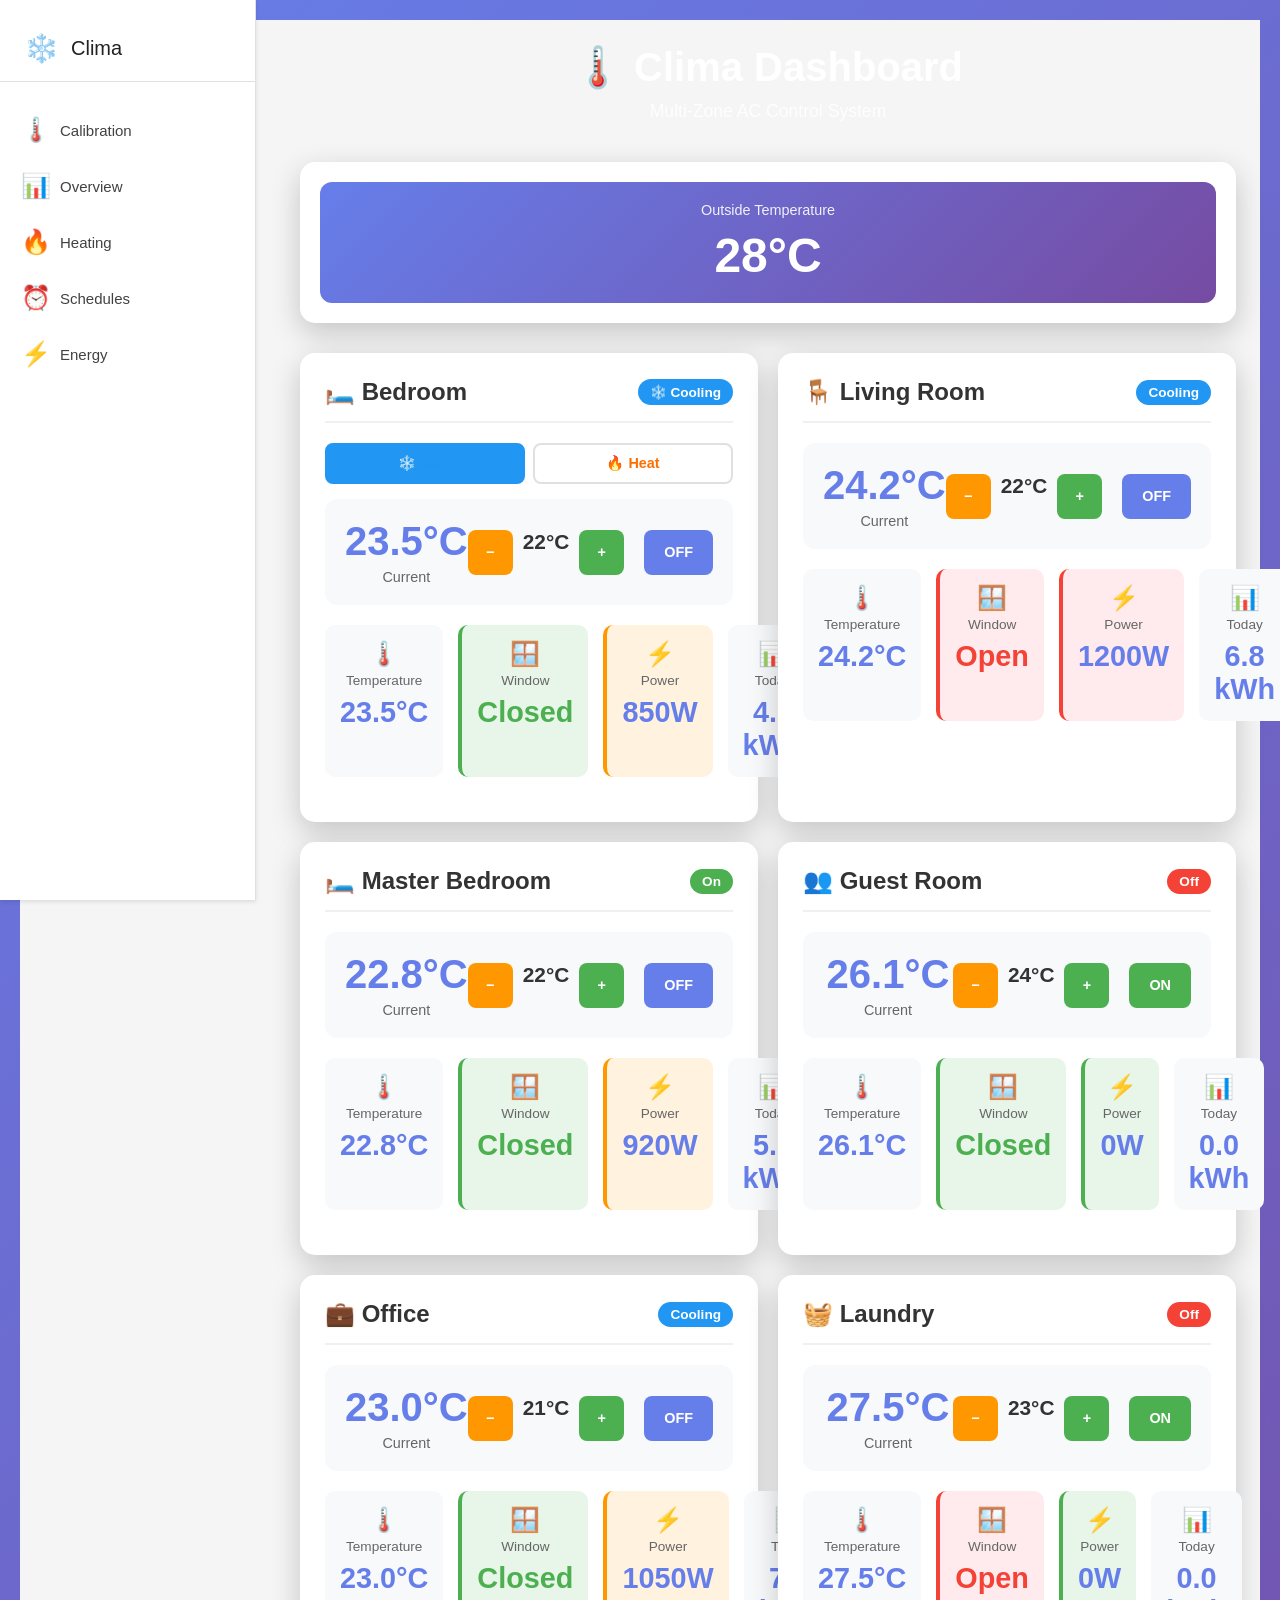
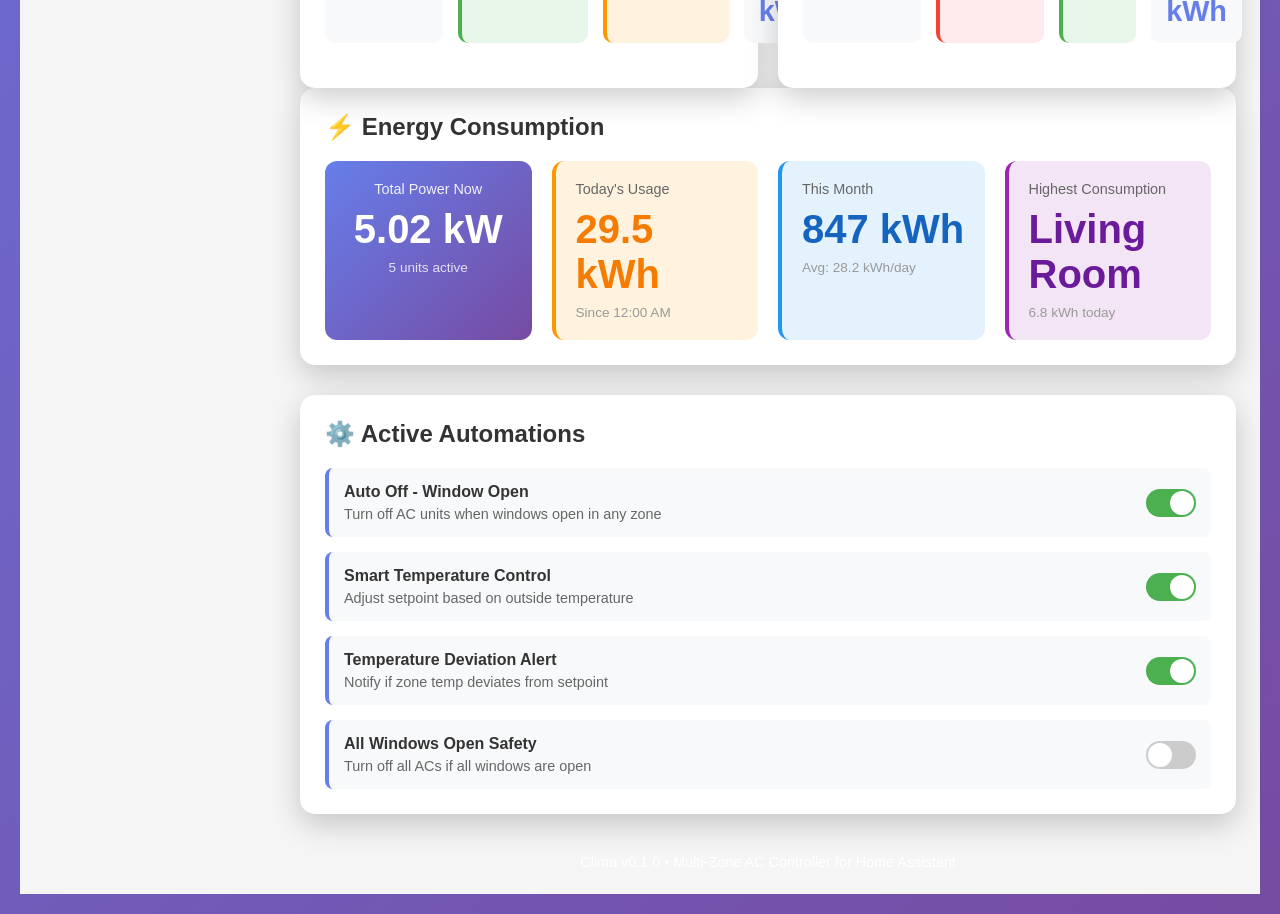
<file: dashboard_preview.html>
<!DOCTYPE html>
<html lang="en">
<head>
    <meta charset="UTF-8">
    <meta name="viewport" content="width=device-width, initial-scale=1.0">
    <title>Clima - Multi-Zone AC Dashboard</title>
    <style>
        * {
            margin: 0;
            padding: 0;
            box-sizing: border-box;
        }

        body {
            font-family: -apple-system, BlinkMacSystemFont, 'Segoe UI', Roboto, 'Helvetica Neue', Arial, sans-serif;
            background: linear-gradient(135deg, #667eea 0%, #764ba2 100%);
            min-height: 100vh;
            padding: 20px;
        }

        .container {
            max-width: 1400px;
            margin: 0 auto;
        }

        .header {
            text-align: center;
            color: white;
            margin-bottom: 40px;
        }

        .header h1 {
            font-size: 2.5em;
            margin-bottom: 10px;
        }

        .header p {
            font-size: 1.1em;
            opacity: 0.9;
        }

        .outside-temp {
            background: white;
            border-radius: 15px;
            padding: 20px;
            margin-bottom: 30px;
            box-shadow: 0 10px 30px rgba(0, 0, 0, 0.2);
            display: grid;
            grid-template-columns: repeat(auto-fit, minmax(200px, 1fr));
            gap: 20px;
        }

        .outside-temp-card {
            text-align: center;
            padding: 20px;
            background: linear-gradient(135deg, #667eea 0%, #764ba2 100%);
            border-radius: 12px;
            color: white;
        }

        .outside-temp-label {
            font-size: 0.9em;
            opacity: 0.9;
            margin-bottom: 10px;
        }

        .outside-temp-value {
            font-size: 3em;
            font-weight: bold;
        }

        .zones-grid {
            display: grid;
            grid-template-columns: repeat(auto-fit, minmax(350px, 1fr));
            gap: 20px;
        }

        .zone-card {
            background: white;
            border-radius: 15px;
            padding: 25px;
            box-shadow: 0 10px 30px rgba(0, 0, 0, 0.2);
            transition: transform 0.3s ease, box-shadow 0.3s ease;
        }

        .zone-card:hover {
            transform: translateY(-5px);
            box-shadow: 0 15px 40px rgba(0, 0, 0, 0.3);
        }

        .zone-header {
            display: flex;
            justify-content: space-between;
            align-items: center;
            margin-bottom: 20px;
            padding-bottom: 15px;
            border-bottom: 2px solid #f0f0f0;
        }

        .zone-name {
            font-size: 1.5em;
            font-weight: 600;
            color: #333;
        }

        .zone-status {
            padding: 5px 12px;
            border-radius: 20px;
            font-size: 0.85em;
            font-weight: 600;
        }

        .status-on {
            background: #4caf50;
            color: white;
        }

        .status-off {
            background: #f44336;
            color: white;
        }

        .status-cooling {
            background: #2196f3;
            color: white;
        }

        .status-heating {
            background: #ff6f00;
            color: white;
        }

        .mode-selector {
            display: flex;
            gap: 8px;
            margin-bottom: 15px;
        }

        .mode-btn {
            flex: 1;
            padding: 10px;
            border: 2px solid #e0e0e0;
            background: white;
            border-radius: 8px;
            cursor: pointer;
            font-weight: 600;
            font-size: 0.9em;
            transition: all 0.3s;
        }

        .mode-btn.active {
            border-color: #667eea;
            background: #667eea;
            color: white;
        }

        .mode-btn.heating {
            color: #ff6f00;
        }

        .mode-btn.heating.active {
            background: #ff6f00;
            border-color: #ff6f00;
        }

        .mode-btn.cooling {
            color: #2196f3;
        }

        .mode-btn.cooling.active {
            background: #2196f3;
            border-color: #2196f3;
        }

        .thermostat {
            display: flex;
            align-items: center;
            justify-content: space-between;
            background: #f8f9fa;
            border-radius: 12px;
            padding: 20px;
            margin-bottom: 20px;
        }

        .temp-display {
            text-align: center;
            flex: 1;
        }

        .current-temp {
            font-size: 2.5em;
            font-weight: bold;
            color: #667eea;
        }

        .temp-label {
            font-size: 0.9em;
            color: #666;
            margin-top: 5px;
        }

        .controls {
            display: flex;
            gap: 10px;
            flex: 1;
            justify-content: flex-end;
        }

        .btn {
            padding: 8px 16px;
            border: none;
            border-radius: 8px;
            cursor: pointer;
            font-weight: 600;
            transition: all 0.3s ease;
            font-size: 0.9em;
        }

        .btn-plus {
            background: #4caf50;
            color: white;
            width: 45px;
            height: 45px;
            display: flex;
            align-items: center;
            justify-content: center;
            padding: 0;
        }

        .btn-plus:hover {
            background: #45a049;
        }

        .btn-minus {
            background: #ff9800;
            color: white;
            width: 45px;
            height: 45px;
            display: flex;
            align-items: center;
            justify-content: center;
            padding: 0;
        }

        .btn-minus:hover {
            background: #e68900;
        }

        .btn-toggle {
            background: #667eea;
            color: white;
            padding: 8px 20px;
            margin-left: 10px;
        }

        .btn-toggle:hover {
            background: #5568d3;
        }

        .setpoint {
            text-align: center;
            font-size: 1.3em;
            font-weight: bold;
            color: #333;
        }

        .sensors {
            display: grid;
            grid-template-columns: 1fr 1fr 1fr 1fr;
            gap: 15px;
            margin-bottom: 20px;
        }

        .sensor {
            background: #f8f9fa;
            border-radius: 10px;
            padding: 15px;
            text-align: center;
        }

        .sensor-label {
            font-size: 0.85em;
            color: #666;
            margin-bottom: 8px;
        }

        .sensor-value {
            font-size: 1.8em;
            font-weight: bold;
            color: #667eea;
        }

        .sensor-icon {
            font-size: 1.5em;
            margin-bottom: 5px;
        }

        .window-open {
            background: #ffebee !important;
            border-left: 4px solid #f44336;
        }

        .window-closed {
            background: #e8f5e9 !important;
            border-left: 4px solid #4caf50;
        }

        .window-status {
            color: #f44336;
            font-weight: 600;
        }

        .window-closed .window-status {
            color: #4caf50;
        }

        .power-active {
            background: #fff3e0 !important;
            border-left: 4px solid #ff9800 !important;
        }

        .power-inactive {
            background: #e8f5e9 !important;
            border-left: 4px solid #4caf50 !important;
        }

        .power-high {
            background: #ffebee !important;
            border-left: 4px solid #f44336 !important;
        }

        @media (max-width: 1200px) {
            .sensors {
                grid-template-columns: 1fr 1fr;
            }
        }

        @media (max-width: 600px) {
            .sensors {
                grid-template-columns: 1fr;
            }
        }

        .automations {
            background: white;
            border-radius: 15px;
            padding: 25px;
            margin-top: 30px;
            box-shadow: 0 10px 30px rgba(0, 0, 0, 0.2);
        }

        .automations h2 {
            color: #333;
            margin-bottom: 20px;
            font-size: 1.5em;
        }

        .automation-list {
            display: grid;
            gap: 15px;
        }

        .automation-item {
            background: #f8f9fa;
            border-left: 4px solid #667eea;
            padding: 15px;
            border-radius: 8px;
            display: flex;
            justify-content: space-between;
            align-items: center;
        }

        .automation-text {
            flex: 1;
        }

        .automation-name {
            font-weight: 600;
            color: #333;
            margin-bottom: 5px;
        }

        .automation-desc {
            font-size: 0.9em;
            color: #666;
        }

        .toggle-switch {
            width: 50px;
            height: 28px;
            background: #ccc;
            border-radius: 14px;
            cursor: pointer;
            position: relative;
            transition: background 0.3s;
        }

        .toggle-switch.active {
            background: #4caf50;
        }

        .toggle-switch::after {
            content: '';
            position: absolute;
            width: 24px;
            height: 24px;
            background: white;
            border-radius: 12px;
            top: 2px;
            left: 2px;
            transition: left 0.3s;
        }

        .toggle-switch.active::after {
            left: 24px;
        }

        @media (max-width: 768px) {
            .zones-grid {
                grid-template-columns: 1fr;
            }

            .header h1 {
                font-size: 1.8em;
            }

            .thermostat {
                flex-direction: column;
                gap: 15px;
            }

            .controls {
                justify-content: center;
                width: 100%;
            }
        }

        .footer {
            text-align: center;
            color: white;
            margin-top: 40px;
            font-size: 0.9em;
        }
    

        /* Clima Sidebar Navigation Styles */
/* Clima Sidebar Navigation Styles */

* {
    margin: 0;
    padding: 0;
    box-sizing: border-box;
}

body {
    font-family: 'Roboto', -apple-system, BlinkMacSystemFont, 'Segoe UI', sans-serif;
    color: #212121;
}

.clima-container {
    display: flex;
    min-height: 100vh;
    background: #f5f5f5;
}

/* Sidebar */
.clima-sidebar {
    width: 256px;
    background: #ffffff;
    border-right: 1px solid #e0e0e0;
    padding: 16px 0;
    overflow-y: auto;
    box-shadow: 0 2px 4px rgba(0, 0, 0, 0.1);
    position: fixed;
    height: 100vh;
    left: 0;
    top: 0;
}

.clima-sidebar-header {
    padding: 16px 24px;
    display: flex;
    align-items: center;
    gap: 12px;
    font-size: 20px;
    font-weight: 500;
    margin-bottom: 24px;
    border-bottom: 1px solid #e0e0e0;
}

.clima-sidebar-icon {
    font-size: 28px;
}

.clima-nav {
    list-style: none;
}

.clima-nav-item {
    padding: 0 8px;
    margin-bottom: 8px;
}

.clima-nav-link {
    display: flex;
    align-items: center;
    gap: 12px;
    padding: 12px 16px;
    color: #424242;
    text-decoration: none;
    border-radius: 4px;
    transition: all 0.2s ease;
    cursor: pointer;
    font-size: 15px;
    font-weight: 500;
}

.clima-nav-link:hover {
    background: #f5f5f5;
    color: #212121;
}

.clima-nav-link.active {
    background: #fff3e0;
    color: #ff6b6b;
}

.clima-nav-icon {
    font-size: 24px;
    display: flex;
    align-items: center;
    justify-content: center;
    width: 24px;
    height: 24px;
}

/* Main content area adjustment */
.clima-main {
    flex: 1;
    margin-left: 256px;
    padding: 24px;
}

/* Scrollbar styling */
.clima-sidebar::-webkit-scrollbar {
    width: 8px;
}

.clima-sidebar::-webkit-scrollbar-track {
    background: transparent;
}

.clima-sidebar::-webkit-scrollbar-thumb {
    background: #ccc;
    border-radius: 4px;
}

.clima-sidebar::-webkit-scrollbar-thumb:hover {
    background: #999;
}

/* Mobile responsiveness */
@media (max-width: 768px) {
    .clima-sidebar {
        width: 100%;
        height: auto;
        position: relative;
        max-height: 120px;
        display: flex;
        overflow-x: auto;
        border-right: none;
        border-bottom: 1px solid #e0e0e0;
    }

    .clima-sidebar-header {
        margin-bottom: 0;
        border-bottom: none;
        padding: 8px 12px;
        margin-right: 24px;
    }

    .clima-nav {
        display: flex;
        flex: 1;
    }

    .clima-nav-item {
        margin-bottom: 0;
        margin-right: 8px;
    }

    .clima-main {
        margin-left: 0;
        padding: 16px;
    }
}

</style>
</head>
<body>
    <div class="clima-container">
    <nav class="clima-sidebar">
        <div class="clima-sidebar-header">
            <span class="clima-sidebar-icon">❄️</span>
            <span>Clima</span>
        </div>
        <ul class="clima-nav">
<li class="clima-nav-item"><a class="clima-nav-link" data-page="calibration"><span class="clima-nav-icon">🌡️</span>Calibration</a></li>
            <li class="clima-nav-item"><a class="clima-nav-link" data-page="overview"><span class="clima-nav-icon">📊</span>Overview</a></li>
            <li class="clima-nav-item"><a class="clima-nav-link" data-page="heating"><span class="clima-nav-icon">🔥</span>Heating</a></li>
            <li class="clima-nav-item"><a class="clima-nav-link" data-page="schedules"><span class="clima-nav-icon">⏰</span>Schedules</a></li>
            <li class="clima-nav-item"><a class="clima-nav-link" data-page="energy"><span class="clima-nav-icon">⚡</span>Energy</a></li>
        </ul>
    </nav>

        <div class="clima-main">
    <div class="container">
        <!-- Header -->
        <div class="header">
            <h1>🌡️ Clima Dashboard</h1>
            <p>Multi-Zone AC Control System</p>
        </div>

        <!-- Outside Temperature -->
        <div class="outside-temp">
            <div class="outside-temp-card">
                <div class="outside-temp-label">Outside Temperature</div>
                <div class="outside-temp-value">28°C</div>
            </div>
        </div>

        <!-- Zones Grid -->
        <div class="zones-grid">
            <!-- Zone 1 -->
            <div class="zone-card">
                <div class="zone-header">
                    <div class="zone-name">🛏️ Bedroom</div>
                    <div class="zone-status status-cooling">❄️ Cooling</div>
                </div>

                <div class="mode-selector">
                    <button class="mode-btn cooling active" onclick="switchMode(this, 'cooling')">❄️ Cool</button>
                    <button class="mode-btn heating" onclick="switchMode(this, 'heating')">🔥 Heat</button>
                </div>

                <div class="thermostat">
                    <div class="temp-display">
                        <div class="current-temp">23.5°C</div>
                        <div class="temp-label">Current</div>
                    </div>
                    <div class="controls">
                        <button class="btn btn-minus">−</button>
                        <div class="setpoint">22°C</div>
                        <button class="btn btn-plus">+</button>
                        <button class="btn btn-toggle">OFF</button>
                    </div>
                </div>

                <div class="sensors">
                    <div class="sensor">
                        <div class="sensor-icon">🌡️</div>
                        <div class="sensor-label">Temperature</div>
                        <div class="sensor-value">23.5°C</div>
                    </div>
                    <div class="sensor window-closed">
                        <div class="sensor-icon">🪟</div>
                        <div class="sensor-label">Window</div>
                        <div class="sensor-value window-status">Closed</div>
                    </div>
                    <div class="sensor power-active">
                        <div class="sensor-icon">⚡</div>
                        <div class="sensor-label">Power</div>
                        <div class="sensor-value">850W</div>
                    </div>
                    <div class="sensor">
                        <div class="sensor-icon">📊</div>
                        <div class="sensor-label">Today</div>
                        <div class="sensor-value">4.2 kWh</div>
                    </div>
                </div>
            </div>

            <!-- Zone 2 -->
            <div class="zone-card">
                <div class="zone-header">
                    <div class="zone-name">🪑 Living Room</div>
                    <div class="zone-status status-cooling">Cooling</div>
                </div>

                <div class="thermostat">
                    <div class="temp-display">
                        <div class="current-temp">24.2°C</div>
                        <div class="temp-label">Current</div>
                    </div>
                    <div class="controls">
                        <button class="btn btn-minus">−</button>
                        <div class="setpoint">22°C</div>
                        <button class="btn btn-plus">+</button>
                        <button class="btn btn-toggle">OFF</button>
                    </div>
                </div>

                <div class="sensors">
                    <div class="sensor">
                        <div class="sensor-icon">🌡️</div>
                        <div class="sensor-label">Temperature</div>
                        <div class="sensor-value">24.2°C</div>
                    </div>
                    <div class="sensor window-open">
                        <div class="sensor-icon">🪟</div>
                        <div class="sensor-label">Window</div>
                        <div class="sensor-value window-status">Open</div>
                    </div>
                    <div class="sensor power-high">
                        <div class="sensor-icon">⚡</div>
                        <div class="sensor-label">Power</div>
                        <div class="sensor-value">1200W</div>
                    </div>
                    <div class="sensor">
                        <div class="sensor-icon">📊</div>
                        <div class="sensor-label">Today</div>
                        <div class="sensor-value">6.8 kWh</div>
                    </div>
                </div>
            </div>

            <!-- Zone 3 -->
            <div class="zone-card">
                <div class="zone-header">
                    <div class="zone-name">🛏️ Master Bedroom</div>
                    <div class="zone-status status-on">On</div>
                </div>

                <div class="thermostat">
                    <div class="temp-display">
                        <div class="current-temp">22.8°C</div>
                        <div class="temp-label">Current</div>
                    </div>
                    <div class="controls">
                        <button class="btn btn-minus">−</button>
                        <div class="setpoint">22°C</div>
                        <button class="btn btn-plus">+</button>
                        <button class="btn btn-toggle">OFF</button>
                    </div>
                </div>

                <div class="sensors">
                    <div class="sensor">
                        <div class="sensor-icon">🌡️</div>
                        <div class="sensor-label">Temperature</div>
                        <div class="sensor-value">22.8°C</div>
                    </div>
                    <div class="sensor window-closed">
                        <div class="sensor-icon">🪟</div>
                        <div class="sensor-label">Window</div>
                        <div class="sensor-value window-status">Closed</div>
                    </div>
                    <div class="sensor power-active">
                        <div class="sensor-icon">⚡</div>
                        <div class="sensor-label">Power</div>
                        <div class="sensor-value">920W</div>
                    </div>
                    <div class="sensor">
                        <div class="sensor-icon">📊</div>
                        <div class="sensor-label">Today</div>
                        <div class="sensor-value">5.1 kWh</div>
                    </div>
                </div>
            </div>

            <!-- Zone 4 -->
            <div class="zone-card">
                <div class="zone-header">
                    <div class="zone-name">👥 Guest Room</div>
                    <div class="zone-status status-off">Off</div>
                </div>

                <div class="thermostat">
                    <div class="temp-display">
                        <div class="current-temp">26.1°C</div>
                        <div class="temp-label">Current</div>
                    </div>
                    <div class="controls">
                        <button class="btn btn-minus">−</button>
                        <div class="setpoint">24°C</div>
                        <button class="btn btn-plus">+</button>
                        <button class="btn btn-toggle" style="background: #4caf50;">ON</button>
                    </div>
                </div>

                <div class="sensors">
                    <div class="sensor">
                        <div class="sensor-icon">🌡️</div>
                        <div class="sensor-label">Temperature</div>
                        <div class="sensor-value">26.1°C</div>
                    </div>
                    <div class="sensor window-closed">
                        <div class="sensor-icon">🪟</div>
                        <div class="sensor-label">Window</div>
                        <div class="sensor-value window-status">Closed</div>
                    </div>
                    <div class="sensor power-inactive">
                        <div class="sensor-icon">⚡</div>
                        <div class="sensor-label">Power</div>
                        <div class="sensor-value">0W</div>
                    </div>
                    <div class="sensor">
                        <div class="sensor-icon">📊</div>
                        <div class="sensor-label">Today</div>
                        <div class="sensor-value">0.0 kWh</div>
                    </div>
                </div>
            </div>

            <!-- Zone 5 -->
            <div class="zone-card">
                <div class="zone-header">
                    <div class="zone-name">💼 Office</div>
                    <div class="zone-status status-cooling">Cooling</div>
                </div>

                <div class="thermostat">
                    <div class="temp-display">
                        <div class="current-temp">23.0°C</div>
                        <div class="temp-label">Current</div>
                    </div>
                    <div class="controls">
                        <button class="btn btn-minus">−</button>
                        <div class="setpoint">21°C</div>
                        <button class="btn btn-plus">+</button>
                        <button class="btn btn-toggle">OFF</button>
                    </div>
                </div>

                <div class="sensors">
                    <div class="sensor">
                        <div class="sensor-icon">🌡️</div>
                        <div class="sensor-label">Temperature</div>
                        <div class="sensor-value">23.0°C</div>
                    </div>
                    <div class="sensor window-closed">
                        <div class="sensor-icon">🪟</div>
                        <div class="sensor-label">Window</div>
                        <div class="sensor-value window-status">Closed</div>
                    </div>
                    <div class="sensor power-active">
                        <div class="sensor-icon">⚡</div>
                        <div class="sensor-label">Power</div>
                        <div class="sensor-value">1050W</div>
                    </div>
                    <div class="sensor">
                        <div class="sensor-icon">📊</div>
                        <div class="sensor-label">Today</div>
                        <div class="sensor-value">7.2 kWh</div>
                    </div>
                </div>
            </div>

            <!-- Zone 6 -->
            <div class="zone-card">
                <div class="zone-header">
                    <div class="zone-name">🧺 Laundry</div>
                    <div class="zone-status status-off">Off</div>
                </div>

                <div class="thermostat">
                    <div class="temp-display">
                        <div class="current-temp">27.5°C</div>
                        <div class="temp-label">Current</div>
                    </div>
                    <div class="controls">
                        <button class="btn btn-minus">−</button>
                        <div class="setpoint">23°C</div>
                        <button class="btn btn-plus">+</button>
                        <button class="btn btn-toggle" style="background: #4caf50;">ON</button>
                    </div>
                </div>

                <div class="sensors">
                    <div class="sensor">
                        <div class="sensor-icon">🌡️</div>
                        <div class="sensor-label">Temperature</div>
                        <div class="sensor-value">27.5°C</div>
                    </div>
                    <div class="sensor window-open">
                        <div class="sensor-icon">🪟</div>
                        <div class="sensor-label">Window</div>
                        <div class="sensor-value window-status">Open</div>
                    </div>
                    <div class="sensor power-inactive">
                        <div class="sensor-icon">⚡</div>
                        <div class="sensor-label">Power</div>
                        <div class="sensor-value">0W</div>
                    </div>
                    <div class="sensor">
                        <div class="sensor-icon">📊</div>
                        <div class="sensor-label">Today</div>
                        <div class="sensor-value">0.0 kWh</div>
                    </div>
                </div>
            </div>
        </div>

        <!-- Energy Statistics -->
        <div style="background: white; border-radius: 15px; padding: 25px; margin-bottom: 30px; box-shadow: 0 10px 30px rgba(0, 0, 0, 0.2);">
            <h2 style="color: #333; margin-bottom: 20px; font-size: 1.5em;">⚡ Energy Consumption</h2>
            <div style="display: grid; grid-template-columns: repeat(auto-fit, minmax(200px, 1fr)); gap: 20px;">
                <div style="background: linear-gradient(135deg, #667eea 0%, #764ba2 100%); border-radius: 12px; color: white; padding: 20px; text-align: center;">
                    <div style="font-size: 0.9em; opacity: 0.9; margin-bottom: 10px;">Total Power Now</div>
                    <div style="font-size: 2.5em; font-weight: bold;">5.02 kW</div>
                    <div style="font-size: 0.85em; opacity: 0.8; margin-top: 8px;">5 units active</div>
                </div>

                <div style="background: #fff3e0; border-left: 4px solid #ff9800; border-radius: 12px; padding: 20px;">
                    <div style="font-size: 0.9em; color: #666; margin-bottom: 10px;">Today's Usage</div>
                    <div style="font-size: 2.5em; font-weight: bold; color: #f57c00;">29.5 kWh</div>
                    <div style="font-size: 0.85em; color: #999; margin-top: 8px;">Since 12:00 AM</div>
                </div>

                <div style="background: #e3f2fd; border-left: 4px solid #2196f3; border-radius: 12px; padding: 20px;">
                    <div style="font-size: 0.9em; color: #666; margin-bottom: 10px;">This Month</div>
                    <div style="font-size: 2.5em; font-weight: bold; color: #1565c0;">847 kWh</div>
                    <div style="font-size: 0.85em; color: #999; margin-top: 8px;">Avg: 28.2 kWh/day</div>
                </div>

                <div style="background: #f3e5f5; border-left: 4px solid #9c27b0; border-radius: 12px; padding: 20px;">
                    <div style="font-size: 0.9em; color: #666; margin-bottom: 10px;">Highest Consumption</div>
                    <div style="font-size: 2.5em; font-weight: bold; color: #6a1b9a;">Living Room</div>
                    <div style="font-size: 0.85em; color: #999; margin-top: 8px;">6.8 kWh today</div>
                </div>
            </div>
        </div>

        <!-- Automations Section -->
        <div class="automations">
            <h2>⚙️ Active Automations</h2>
            <div class="automation-list">
                <div class="automation-item">
                    <div class="automation-text">
                        <div class="automation-name">Auto Off - Window Open</div>
                        <div class="automation-desc">Turn off AC units when windows open in any zone</div>
                    </div>
                    <div class="toggle-switch active"></div>
                </div>

                <div class="automation-item">
                    <div class="automation-text">
                        <div class="automation-name">Smart Temperature Control</div>
                        <div class="automation-desc">Adjust setpoint based on outside temperature</div>
                    </div>
                    <div class="toggle-switch active"></div>
                </div>

                <div class="automation-item">
                    <div class="automation-text">
                        <div class="automation-name">Temperature Deviation Alert</div>
                        <div class="automation-desc">Notify if zone temp deviates from setpoint</div>
                    </div>
                    <div class="toggle-switch active"></div>
                </div>

                <div class="automation-item">
                    <div class="automation-text">
                        <div class="automation-name">All Windows Open Safety</div>
                        <div class="automation-desc">Turn off all ACs if all windows are open</div>
                    </div>
                    <div class="toggle-switch"></div>
                </div>
            </div>
        </div>

        <!-- Footer -->
        <div class="footer">
            <p>Clima v0.1.0 • Multi-Zone AC Controller for Home Assistant</p>
        </div>
    </div>

    <script>
        // Mode switching
        function switchMode(btn, mode) {
            const card = btn.closest('.zone-card');
            const modeButtons = card.querySelectorAll('.mode-btn');
            const statusDiv = card.querySelector('.zone-status');

            modeButtons.forEach(b => b.classList.remove('active'));
            btn.classList.add('active');

            if (mode === 'cooling') {
                statusDiv.textContent = '❄️ Cooling';
                statusDiv.className = 'zone-status status-cooling';
            } else if (mode === 'heating') {
                statusDiv.textContent = '🔥 Heating';
                statusDiv.className = 'zone-status status-heating';
            }
        }

        // Make buttons interactive
        document.querySelectorAll('.btn-plus').forEach(btn => {
            btn.addEventListener('click', function() {
                const setpoint = this.parentElement.querySelector('.setpoint');
                const current = parseFloat(setpoint.textContent);
                setpoint.textContent = (current + 1).toFixed(0) + '°C';
            });
        });

        document.querySelectorAll('.btn-minus').forEach(btn => {
            btn.addEventListener('click', function() {
                const setpoint = this.parentElement.querySelector('.setpoint');
                const current = parseFloat(setpoint.textContent);
                setpoint.textContent = (current - 1).toFixed(0) + '°C';
            });
        });

        document.querySelectorAll('.btn-toggle').forEach(btn => {
            btn.addEventListener('click', function() {
                if (this.textContent === 'OFF') {
                    this.textContent = 'ON';
                    this.style.background = '#4caf50';
                    const card = this.closest('.zone-card');
                    const status = card.querySelector('.zone-status');
                    const modeBtn = card.querySelector('.mode-btn.active');
                    if (modeBtn.classList.contains('heating')) {
                        status.textContent = '🔥 Heating';
                        status.className = 'zone-status status-heating';
                    } else {
                        status.textContent = '❄️ Cooling';
                        status.className = 'zone-status status-cooling';
                    }
                } else {
                    this.textContent = 'OFF';
                    this.style.background = '#667eea';
                    this.closest('.zone-card').querySelector('.zone-status').textContent = 'Off';
                    this.closest('.zone-card').querySelector('.zone-status').className = 'zone-status status-off';
                }
            });
        });

        document.querySelectorAll('.toggle-switch').forEach(toggle => {
            toggle.addEventListener('click', function() {
                this.classList.toggle('active');
            });
        });
    </script>

        </div>
    </div>
    <script>
// Clima Sidebar Navigation Script

/**
 * Initialize the Clima sidebar navigation
 * Call this function when the page loads
 */
function initClimaNavigation() {
    const navLinks = document.querySelectorAll('.clima-nav-link');

    // Set active link based on current page
    const currentPage = getCurrentPageName();
    navLinks.forEach(link => {
        const linkPage = link.getAttribute('data-page');
        if (linkPage === currentPage) {
            link.classList.add('active');
        } else {
            link.classList.remove('active');
        }
    });

    // Add click handlers to navigation links
    navLinks.forEach(link => {
        link.addEventListener('click', (e) => {
            const page = link.getAttribute('data-page');
            if (page && page !== 'current') {
                navigateToPage(page);
            }
        });
    });
}

/**
 * Get the current page name from the URL
 */
function getCurrentPageName() {
    const href = window.location.href;
    const filename = href.substring(href.lastIndexOf('/') + 1).replace('.html', '');
    return filename || 'index';
}

/**
 * Navigate to a different dashboard page
 */
function navigateToPage(page) {
    const pages = {
        'calibration': 'calibration_dashboard.html',
        'overview': 'dashboard_preview.html',
        'heating': 'dashboard_heating.html',
        'schedules': 'schedules.html',
        'energy': 'energy_analytics.html'
    };

    if (pages[page]) {
        window.location.href = pages[page];
    }
}

/**
 * Update the active nav link
 */
function setActiveNavLink(pageName) {
    const navLinks = document.querySelectorAll('.clima-nav-link');
    navLinks.forEach(link => {
        const linkPage = link.getAttribute('data-page');
        if (linkPage === pageName) {
            link.classList.add('active');
        } else {
            link.classList.remove('active');
        }
    });
}

// Initialize on page load
document.addEventListener('DOMContentLoaded', initClimaNavigation);

    </script>
</body>
</html>
</file>
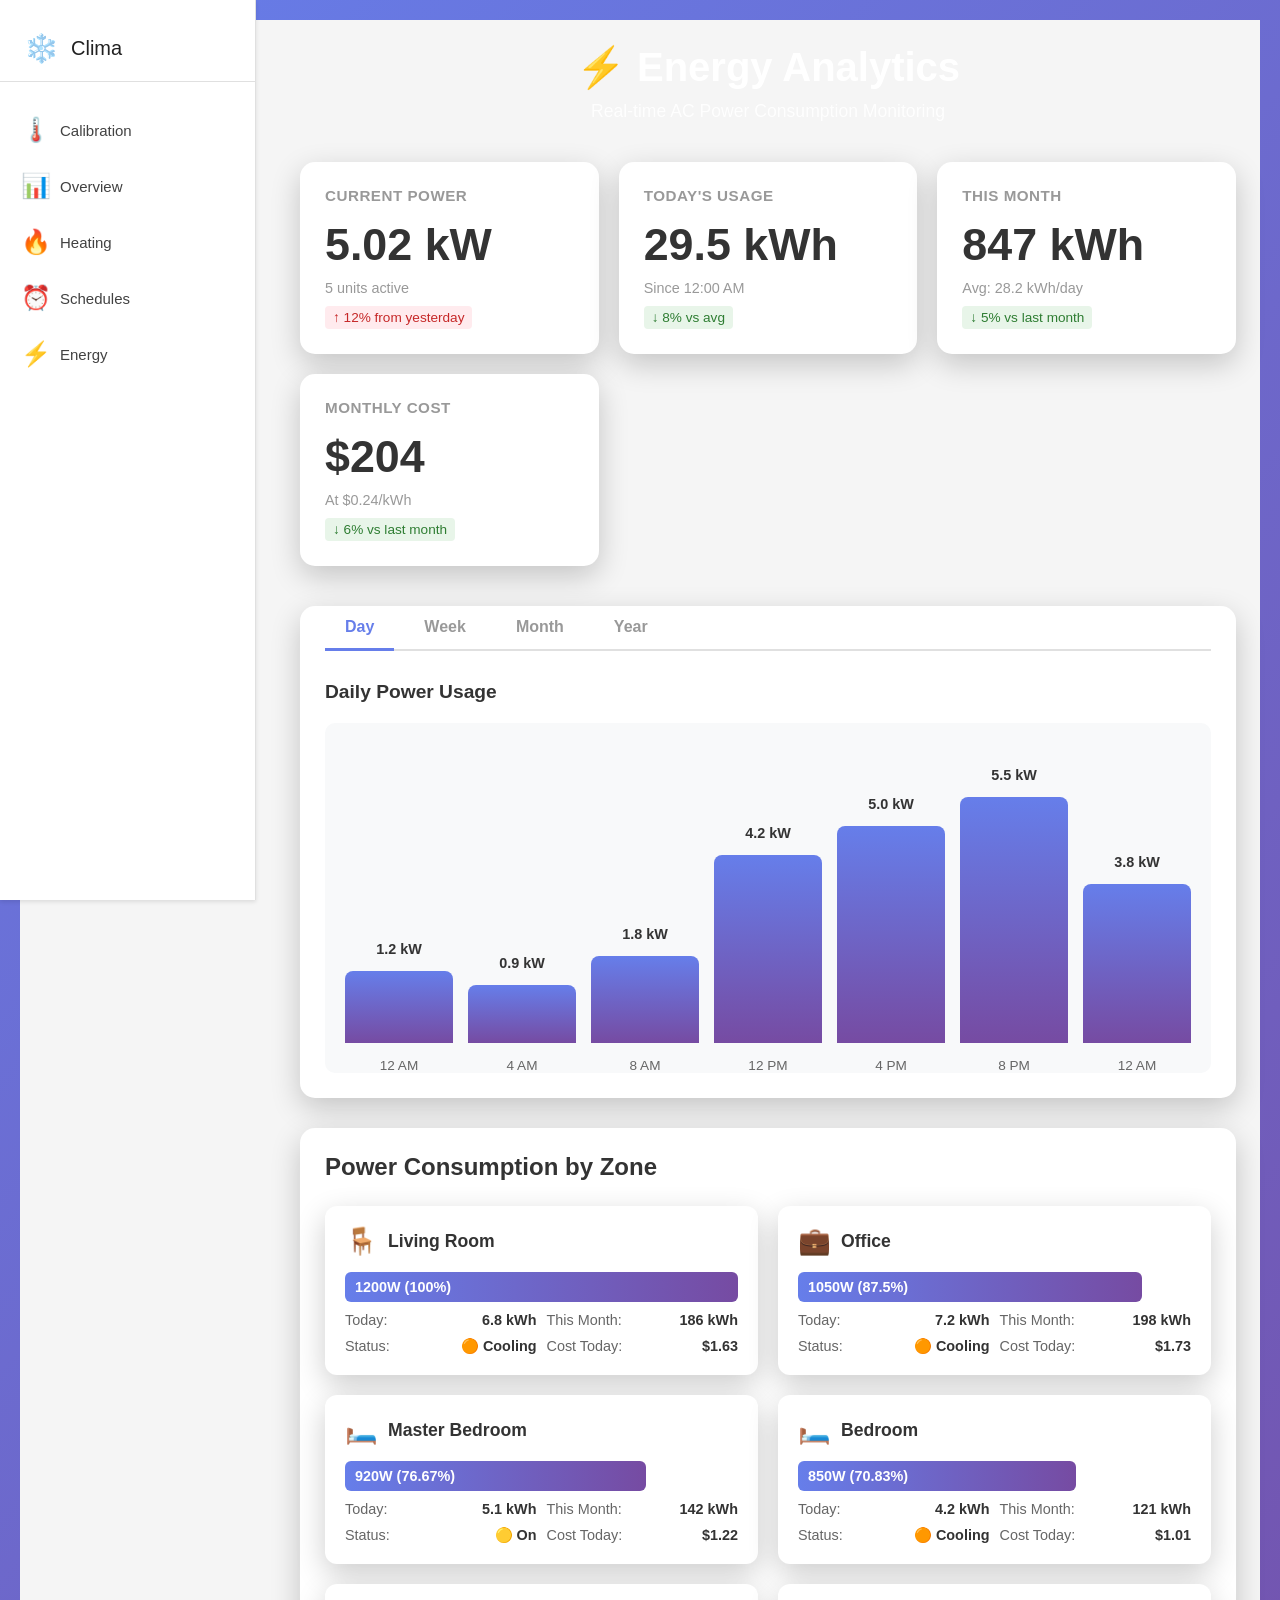
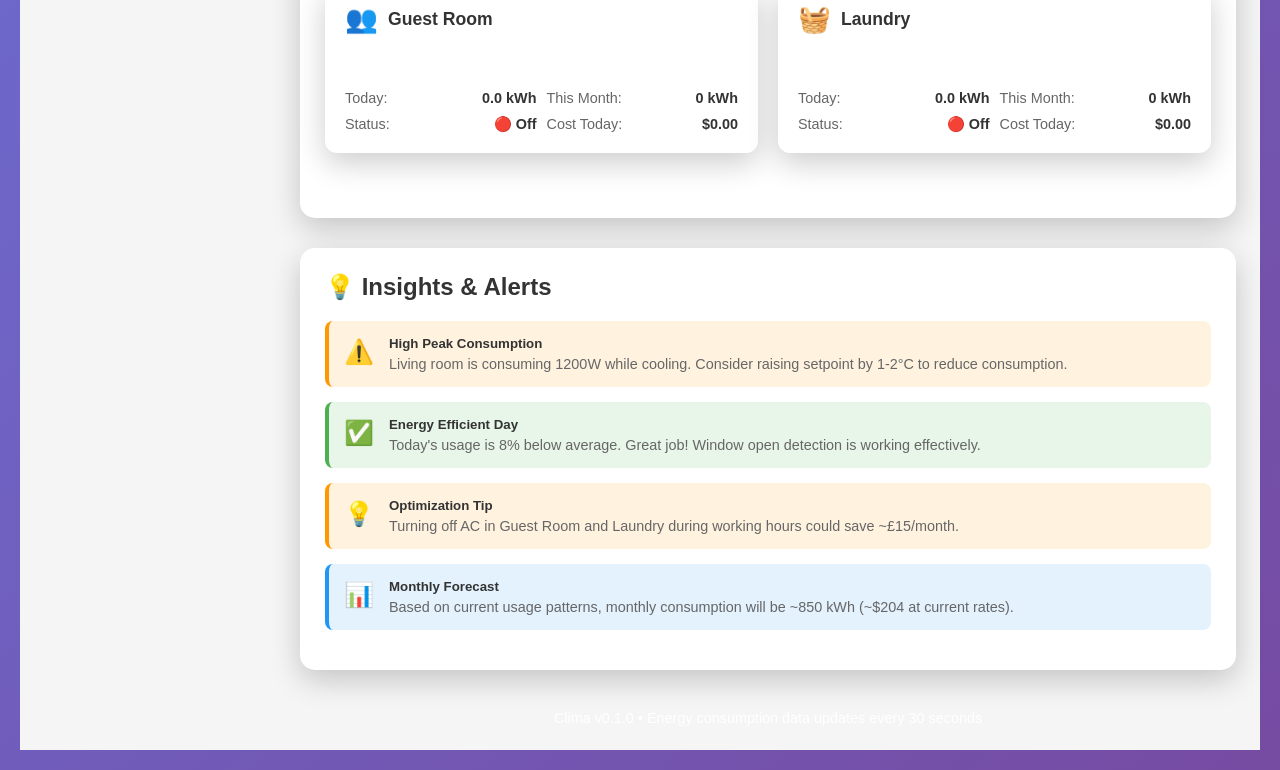
<file: energy_analytics.html>
<!DOCTYPE html>
<html lang="en">
<head>
    <meta charset="UTF-8">
    <meta name="viewport" content="width=device-width, initial-scale=1.0">
    <title>Clima - Energy Analytics</title>
    <style>
        * {
            margin: 0;
            padding: 0;
            box-sizing: border-box;
        }

        body {
            font-family: -apple-system, BlinkMacSystemFont, 'Segoe UI', Roboto, 'Helvetica Neue', Arial, sans-serif;
            background: linear-gradient(135deg, #667eea 0%, #764ba2 100%);
            min-height: 100vh;
            padding: 20px;
        }

        .container {
            max-width: 1400px;
            margin: 0 auto;
        }

        .header {
            text-align: center;
            color: white;
            margin-bottom: 40px;
        }

        .header h1 {
            font-size: 2.5em;
            margin-bottom: 10px;
        }

        .header p {
            font-size: 1.1em;
            opacity: 0.9;
        }

        .stats-grid {
            display: grid;
            grid-template-columns: repeat(auto-fit, minmax(280px, 1fr));
            gap: 20px;
            margin-bottom: 40px;
        }

        .stat-card {
            background: white;
            border-radius: 15px;
            padding: 25px;
            box-shadow: 0 10px 30px rgba(0, 0, 0, 0.2);
        }

        .stat-card h3 {
            color: #999;
            font-size: 0.95em;
            margin-bottom: 15px;
            text-transform: uppercase;
            letter-spacing: 0.5px;
        }

        .stat-value {
            font-size: 2.8em;
            font-weight: bold;
            color: #333;
            margin-bottom: 10px;
        }

        .stat-subtext {
            color: #999;
            font-size: 0.9em;
        }

        .stat-trend {
            display: inline-block;
            padding: 4px 8px;
            border-radius: 4px;
            font-size: 0.85em;
            margin-top: 10px;
        }

        .trend-up {
            background: #ffebee;
            color: #c62828;
        }

        .trend-down {
            background: #e8f5e9;
            color: #2e7d32;
        }

        .chart-container {
            background: white;
            border-radius: 15px;
            padding: 25px;
            margin-bottom: 30px;
            box-shadow: 0 10px 30px rgba(0, 0, 0, 0.2);
        }

        .chart-title {
            font-size: 1.5em;
            font-weight: 600;
            color: #333;
            margin-bottom: 25px;
        }

        .chart {
            width: 100%;
            height: 350px;
            background: #f8f9fa;
            border-radius: 10px;
            display: flex;
            align-items: flex-end;
            justify-content: space-around;
            padding: 30px 20px;
            gap: 15px;
        }

        .bar {
            flex: 1;
            background: linear-gradient(180deg, #667eea 0%, #764ba2 100%);
            border-radius: 8px 8px 0 0;
            position: relative;
            min-height: 40px;
            transition: all 0.3s;
        }

        .bar:hover {
            filter: brightness(1.1);
        }

        .bar-label {
            position: absolute;
            bottom: -30px;
            left: 50%;
            transform: translateX(-50%);
            font-size: 0.85em;
            color: #666;
            white-space: nowrap;
        }

        .bar-value {
            position: absolute;
            top: -30px;
            left: 50%;
            transform: translateX(-50%);
            font-weight: 600;
            color: #333;
            font-size: 0.9em;
        }

        .zone-comparison {
            display: grid;
            grid-template-columns: repeat(auto-fit, minmax(300px, 1fr));
            gap: 20px;
            margin-bottom: 40px;
        }

        .zone-stat {
            background: white;
            border-radius: 12px;
            padding: 20px;
            box-shadow: 0 10px 30px rgba(0, 0, 0, 0.2);
        }

        .zone-stat h4 {
            font-size: 1.1em;
            color: #333;
            margin-bottom: 15px;
            display: flex;
            align-items: center;
            gap: 10px;
        }

        .zone-emoji {
            font-size: 1.5em;
        }

        .zone-bar {
            height: 30px;
            background: linear-gradient(90deg, #667eea 0%, #764ba2 100%);
            border-radius: 6px;
            margin-bottom: 10px;
            position: relative;
            overflow: hidden;
        }

        .zone-bar-value {
            color: white;
            font-weight: 600;
            font-size: 0.9em;
            padding: 5px 10px;
            height: 100%;
            display: flex;
            align-items: center;
        }

        .zone-details {
            display: grid;
            grid-template-columns: 1fr 1fr;
            gap: 10px;
            font-size: 0.9em;
            color: #666;
        }

        .detail-item {
            display: flex;
            justify-content: space-between;
        }

        .detail-value {
            font-weight: 600;
            color: #333;
        }

        .alerts {
            background: white;
            border-radius: 15px;
            padding: 25px;
            box-shadow: 0 10px 30px rgba(0, 0, 0, 0.2);
        }

        .alert-item {
            display: flex;
            align-items: flex-start;
            gap: 15px;
            padding: 15px;
            border-radius: 8px;
            margin-bottom: 15px;
            background: #fff3e0;
            border-left: 4px solid #ff9800;
        }

        .alert-icon {
            font-size: 1.5em;
            margin-top: 2px;
        }

        .alert-content h5 {
            color: #333;
            margin-bottom: 5px;
        }

        .alert-content p {
            color: #666;
            font-size: 0.9em;
        }

        .tabs {
            display: flex;
            gap: 10px;
            margin-bottom: 30px;
            border-bottom: 2px solid #e0e0e0;
        }

        .tab {
            padding: 12px 20px;
            background: none;
            border: none;
            font-size: 1em;
            font-weight: 600;
            color: #999;
            cursor: pointer;
            transition: all 0.3s;
            border-bottom: 3px solid transparent;
            margin-bottom: -2px;
        }

        .tab.active {
            color: #667eea;
            border-bottom-color: #667eea;
        }

        .footer {
            text-align: center;
            color: white;
            margin-top: 40px;
            font-size: 0.9em;
        }

        @media (max-width: 768px) {
            .stats-grid {
                grid-template-columns: 1fr;
            }

            .chart {
                height: 250px;
            }

            .zone-comparison {
                grid-template-columns: 1fr;
            }

            .header h1 {
                font-size: 1.8em;
            }
        }
    

        /* Clima Sidebar Navigation Styles */
/* Clima Sidebar Navigation Styles */

* {
    margin: 0;
    padding: 0;
    box-sizing: border-box;
}

body {
    font-family: 'Roboto', -apple-system, BlinkMacSystemFont, 'Segoe UI', sans-serif;
    color: #212121;
}

.clima-container {
    display: flex;
    min-height: 100vh;
    background: #f5f5f5;
}

/* Sidebar */
.clima-sidebar {
    width: 256px;
    background: #ffffff;
    border-right: 1px solid #e0e0e0;
    padding: 16px 0;
    overflow-y: auto;
    box-shadow: 0 2px 4px rgba(0, 0, 0, 0.1);
    position: fixed;
    height: 100vh;
    left: 0;
    top: 0;
}

.clima-sidebar-header {
    padding: 16px 24px;
    display: flex;
    align-items: center;
    gap: 12px;
    font-size: 20px;
    font-weight: 500;
    margin-bottom: 24px;
    border-bottom: 1px solid #e0e0e0;
}

.clima-sidebar-icon {
    font-size: 28px;
}

.clima-nav {
    list-style: none;
}

.clima-nav-item {
    padding: 0 8px;
    margin-bottom: 8px;
}

.clima-nav-link {
    display: flex;
    align-items: center;
    gap: 12px;
    padding: 12px 16px;
    color: #424242;
    text-decoration: none;
    border-radius: 4px;
    transition: all 0.2s ease;
    cursor: pointer;
    font-size: 15px;
    font-weight: 500;
}

.clima-nav-link:hover {
    background: #f5f5f5;
    color: #212121;
}

.clima-nav-link.active {
    background: #fff3e0;
    color: #ff6b6b;
}

.clima-nav-icon {
    font-size: 24px;
    display: flex;
    align-items: center;
    justify-content: center;
    width: 24px;
    height: 24px;
}

/* Main content area adjustment */
.clima-main {
    flex: 1;
    margin-left: 256px;
    padding: 24px;
}

/* Scrollbar styling */
.clima-sidebar::-webkit-scrollbar {
    width: 8px;
}

.clima-sidebar::-webkit-scrollbar-track {
    background: transparent;
}

.clima-sidebar::-webkit-scrollbar-thumb {
    background: #ccc;
    border-radius: 4px;
}

.clima-sidebar::-webkit-scrollbar-thumb:hover {
    background: #999;
}

/* Mobile responsiveness */
@media (max-width: 768px) {
    .clima-sidebar {
        width: 100%;
        height: auto;
        position: relative;
        max-height: 120px;
        display: flex;
        overflow-x: auto;
        border-right: none;
        border-bottom: 1px solid #e0e0e0;
    }

    .clima-sidebar-header {
        margin-bottom: 0;
        border-bottom: none;
        padding: 8px 12px;
        margin-right: 24px;
    }

    .clima-nav {
        display: flex;
        flex: 1;
    }

    .clima-nav-item {
        margin-bottom: 0;
        margin-right: 8px;
    }

    .clima-main {
        margin-left: 0;
        padding: 16px;
    }
}

</style>
</head>
<body>
    <div class="clima-container">
    <nav class="clima-sidebar">
        <div class="clima-sidebar-header">
            <span class="clima-sidebar-icon">❄️</span>
            <span>Clima</span>
        </div>
        <ul class="clima-nav">
<li class="clima-nav-item"><a class="clima-nav-link" data-page="calibration"><span class="clima-nav-icon">🌡️</span>Calibration</a></li>
            <li class="clima-nav-item"><a class="clima-nav-link" data-page="overview"><span class="clima-nav-icon">📊</span>Overview</a></li>
            <li class="clima-nav-item"><a class="clima-nav-link" data-page="heating"><span class="clima-nav-icon">🔥</span>Heating</a></li>
            <li class="clima-nav-item"><a class="clima-nav-link" data-page="schedules"><span class="clima-nav-icon">⏰</span>Schedules</a></li>
            <li class="clima-nav-item"><a class="clima-nav-link" data-page="energy"><span class="clima-nav-icon">⚡</span>Energy</a></li>
        </ul>
    </nav>

        <div class="clima-main">
    <div class="container">
        <!-- Header -->
        <div class="header">
            <h1>⚡ Energy Analytics</h1>
            <p>Real-time AC Power Consumption Monitoring</p>
        </div>

        <!-- Quick Stats -->
        <div class="stats-grid">
            <div class="stat-card">
                <h3>Current Power</h3>
                <div class="stat-value">5.02 kW</div>
                <div class="stat-subtext">5 units active</div>
                <div class="stat-trend trend-up">↑ 12% from yesterday</div>
            </div>

            <div class="stat-card">
                <h3>Today's Usage</h3>
                <div class="stat-value">29.5 kWh</div>
                <div class="stat-subtext">Since 12:00 AM</div>
                <div class="stat-trend trend-down">↓ 8% vs avg</div>
            </div>

            <div class="stat-card">
                <h3>This Month</h3>
                <div class="stat-value">847 kWh</div>
                <div class="stat-subtext">Avg: 28.2 kWh/day</div>
                <div class="stat-trend trend-down">↓ 5% vs last month</div>
            </div>

            <div class="stat-card">
                <h3>Monthly Cost</h3>
                <div class="stat-value">$204</div>
                <div class="stat-subtext">At $0.24/kWh</div>
                <div class="stat-trend trend-down">↓ 6% vs last month</div>
            </div>
        </div>

        <!-- Tabs for different time periods -->
        <div style="background: white; border-radius: 15px; padding: 0 25px; margin-bottom: 30px; box-shadow: 0 10px 30px rgba(0, 0, 0, 0.2);">
            <div class="tabs">
                <button class="tab active">Day</button>
                <button class="tab">Week</button>
                <button class="tab">Month</button>
                <button class="tab">Year</button>
            </div>

            <!-- Daily Chart -->
            <div style="padding-bottom: 25px;">
                <h3 style="font-size: 1.2em; color: #333; margin-bottom: 20px;">Daily Power Usage</h3>
                <div class="chart">
                    <div class="bar" style="height: 25%;">
                        <div class="bar-value">1.2 kW</div>
                        <div class="bar-label">12 AM</div>
                    </div>
                    <div class="bar" style="height: 20%;">
                        <div class="bar-value">0.9 kW</div>
                        <div class="bar-label">4 AM</div>
                    </div>
                    <div class="bar" style="height: 30%;">
                        <div class="bar-value">1.8 kW</div>
                        <div class="bar-label">8 AM</div>
                    </div>
                    <div class="bar" style="height: 65%;">
                        <div class="bar-value">4.2 kW</div>
                        <div class="bar-label">12 PM</div>
                    </div>
                    <div class="bar" style="height: 75%;">
                        <div class="bar-value">5.0 kW</div>
                        <div class="bar-label">4 PM</div>
                    </div>
                    <div class="bar" style="height: 85%;">
                        <div class="bar-value">5.5 kW</div>
                        <div class="bar-label">8 PM</div>
                    </div>
                    <div class="bar" style="height: 55%;">
                        <div class="bar-value">3.8 kW</div>
                        <div class="bar-label">12 AM</div>
                    </div>
                </div>
            </div>
        </div>

        <!-- Zone Comparison -->
        <div class="chart-container">
            <h2 class="chart-title">Power Consumption by Zone</h2>
            <div class="zone-comparison">
                <div class="zone-stat">
                    <h4><span class="zone-emoji">🪑</span> Living Room</h4>
                    <div class="zone-bar" style="width: 100%;">
                        <div class="zone-bar-value">1200W (100%)</div>
                    </div>
                    <div class="zone-details">
                        <div class="detail-item">
                            <span>Today:</span>
                            <span class="detail-value">6.8 kWh</span>
                        </div>
                        <div class="detail-item">
                            <span>This Month:</span>
                            <span class="detail-value">186 kWh</span>
                        </div>
                        <div class="detail-item">
                            <span>Status:</span>
                            <span class="detail-value">🟠 Cooling</span>
                        </div>
                        <div class="detail-item">
                            <span>Cost Today:</span>
                            <span class="detail-value">$1.63</span>
                        </div>
                    </div>
                </div>

                <div class="zone-stat">
                    <h4><span class="zone-emoji">💼</span> Office</h4>
                    <div class="zone-bar" style="width: 87.5%;">
                        <div class="zone-bar-value">1050W (87.5%)</div>
                    </div>
                    <div class="zone-details">
                        <div class="detail-item">
                            <span>Today:</span>
                            <span class="detail-value">7.2 kWh</span>
                        </div>
                        <div class="detail-item">
                            <span>This Month:</span>
                            <span class="detail-value">198 kWh</span>
                        </div>
                        <div class="detail-item">
                            <span>Status:</span>
                            <span class="detail-value">🟠 Cooling</span>
                        </div>
                        <div class="detail-item">
                            <span>Cost Today:</span>
                            <span class="detail-value">$1.73</span>
                        </div>
                    </div>
                </div>

                <div class="zone-stat">
                    <h4><span class="zone-emoji">🛏️</span> Master Bedroom</h4>
                    <div class="zone-bar" style="width: 76.67%;">
                        <div class="zone-bar-value">920W (76.67%)</div>
                    </div>
                    <div class="zone-details">
                        <div class="detail-item">
                            <span>Today:</span>
                            <span class="detail-value">5.1 kWh</span>
                        </div>
                        <div class="detail-item">
                            <span>This Month:</span>
                            <span class="detail-value">142 kWh</span>
                        </div>
                        <div class="detail-item">
                            <span>Status:</span>
                            <span class="detail-value">🟡 On</span>
                        </div>
                        <div class="detail-item">
                            <span>Cost Today:</span>
                            <span class="detail-value">$1.22</span>
                        </div>
                    </div>
                </div>

                <div class="zone-stat">
                    <h4><span class="zone-emoji">🛏️</span> Bedroom</h4>
                    <div class="zone-bar" style="width: 70.83%;">
                        <div class="zone-bar-value">850W (70.83%)</div>
                    </div>
                    <div class="zone-details">
                        <div class="detail-item">
                            <span>Today:</span>
                            <span class="detail-value">4.2 kWh</span>
                        </div>
                        <div class="detail-item">
                            <span>This Month:</span>
                            <span class="detail-value">121 kWh</span>
                        </div>
                        <div class="detail-item">
                            <span>Status:</span>
                            <span class="detail-value">🟠 Cooling</span>
                        </div>
                        <div class="detail-item">
                            <span>Cost Today:</span>
                            <span class="detail-value">$1.01</span>
                        </div>
                    </div>
                </div>

                <div class="zone-stat">
                    <h4><span class="zone-emoji">👥</span> Guest Room</h4>
                    <div class="zone-bar" style="width: 0%;">
                        <div class="zone-bar-value">0W</div>
                    </div>
                    <div class="zone-details">
                        <div class="detail-item">
                            <span>Today:</span>
                            <span class="detail-value">0.0 kWh</span>
                        </div>
                        <div class="detail-item">
                            <span>This Month:</span>
                            <span class="detail-value">0 kWh</span>
                        </div>
                        <div class="detail-item">
                            <span>Status:</span>
                            <span class="detail-value">🔴 Off</span>
                        </div>
                        <div class="detail-item">
                            <span>Cost Today:</span>
                            <span class="detail-value">$0.00</span>
                        </div>
                    </div>
                </div>

                <div class="zone-stat">
                    <h4><span class="zone-emoji">🧺</span> Laundry</h4>
                    <div class="zone-bar" style="width: 0%;">
                        <div class="zone-bar-value">0W</div>
                    </div>
                    <div class="zone-details">
                        <div class="detail-item">
                            <span>Today:</span>
                            <span class="detail-value">0.0 kWh</span>
                        </div>
                        <div class="detail-item">
                            <span>This Month:</span>
                            <span class="detail-value">0 kWh</span>
                        </div>
                        <div class="detail-item">
                            <span>Status:</span>
                            <span class="detail-value">🔴 Off</span>
                        </div>
                        <div class="detail-item">
                            <span>Cost Today:</span>
                            <span class="detail-value">$0.00</span>
                        </div>
                    </div>
                </div>
            </div>
        </div>

        <!-- Alerts & Insights -->
        <div class="alerts">
            <h2 style="color: #333; margin-bottom: 20px; font-size: 1.5em;">💡 Insights & Alerts</h2>

            <div class="alert-item">
                <div class="alert-icon">⚠️</div>
                <div class="alert-content">
                    <h5>High Peak Consumption</h5>
                    <p>Living room is consuming 1200W while cooling. Consider raising setpoint by 1-2°C to reduce consumption.</p>
                </div>
            </div>

            <div class="alert-item" style="background: #e8f5e9; border-left-color: #4caf50;">
                <div class="alert-icon">✅</div>
                <div class="alert-content">
                    <h5>Energy Efficient Day</h5>
                    <p>Today's usage is 8% below average. Great job! Window open detection is working effectively.</p>
                </div>
            </div>

            <div class="alert-item">
                <div class="alert-icon">💡</div>
                <div class="alert-content">
                    <h5>Optimization Tip</h5>
                    <p>Turning off AC in Guest Room and Laundry during working hours could save ~£15/month.</p>
                </div>
            </div>

            <div class="alert-item" style="background: #e3f2fd; border-left-color: #2196f3;">
                <div class="alert-icon">📊</div>
                <div class="alert-content">
                    <h5>Monthly Forecast</h5>
                    <p>Based on current usage patterns, monthly consumption will be ~850 kWh (~$204 at current rates).</p>
                </div>
            </div>
        </div>

        <!-- Footer -->
        <div class="footer">
            <p>Clima v0.1.0 • Energy consumption data updates every 30 seconds</p>
        </div>
    </div>

    <script>
        // Tab switching
        document.querySelectorAll('.tab').forEach(tab => {
            tab.addEventListener('click', function() {
                document.querySelectorAll('.tab').forEach(t => t.classList.remove('active'));
                this.classList.add('active');
            });
        });
    </script>

        </div>
    </div>
    <script>
// Clima Sidebar Navigation Script

/**
 * Initialize the Clima sidebar navigation
 * Call this function when the page loads
 */
function initClimaNavigation() {
    const navLinks = document.querySelectorAll('.clima-nav-link');

    // Set active link based on current page
    const currentPage = getCurrentPageName();
    navLinks.forEach(link => {
        const linkPage = link.getAttribute('data-page');
        if (linkPage === currentPage) {
            link.classList.add('active');
        } else {
            link.classList.remove('active');
        }
    });

    // Add click handlers to navigation links
    navLinks.forEach(link => {
        link.addEventListener('click', (e) => {
            const page = link.getAttribute('data-page');
            if (page && page !== 'current') {
                navigateToPage(page);
            }
        });
    });
}

/**
 * Get the current page name from the URL
 */
function getCurrentPageName() {
    const href = window.location.href;
    const filename = href.substring(href.lastIndexOf('/') + 1).replace('.html', '');
    return filename || 'index';
}

/**
 * Navigate to a different dashboard page
 */
function navigateToPage(page) {
    const pages = {
        'calibration': 'calibration_dashboard.html',
        'overview': 'dashboard_preview.html',
        'heating': 'dashboard_heating.html',
        'schedules': 'schedules.html',
        'energy': 'energy_analytics.html'
    };

    if (pages[page]) {
        window.location.href = pages[page];
    }
}

/**
 * Update the active nav link
 */
function setActiveNavLink(pageName) {
    const navLinks = document.querySelectorAll('.clima-nav-link');
    navLinks.forEach(link => {
        const linkPage = link.getAttribute('data-page');
        if (linkPage === pageName) {
            link.classList.add('active');
        } else {
            link.classList.remove('active');
        }
    });
}

// Initialize on page load
document.addEventListener('DOMContentLoaded', initClimaNavigation);

    </script>
</body>
</html>
</file>
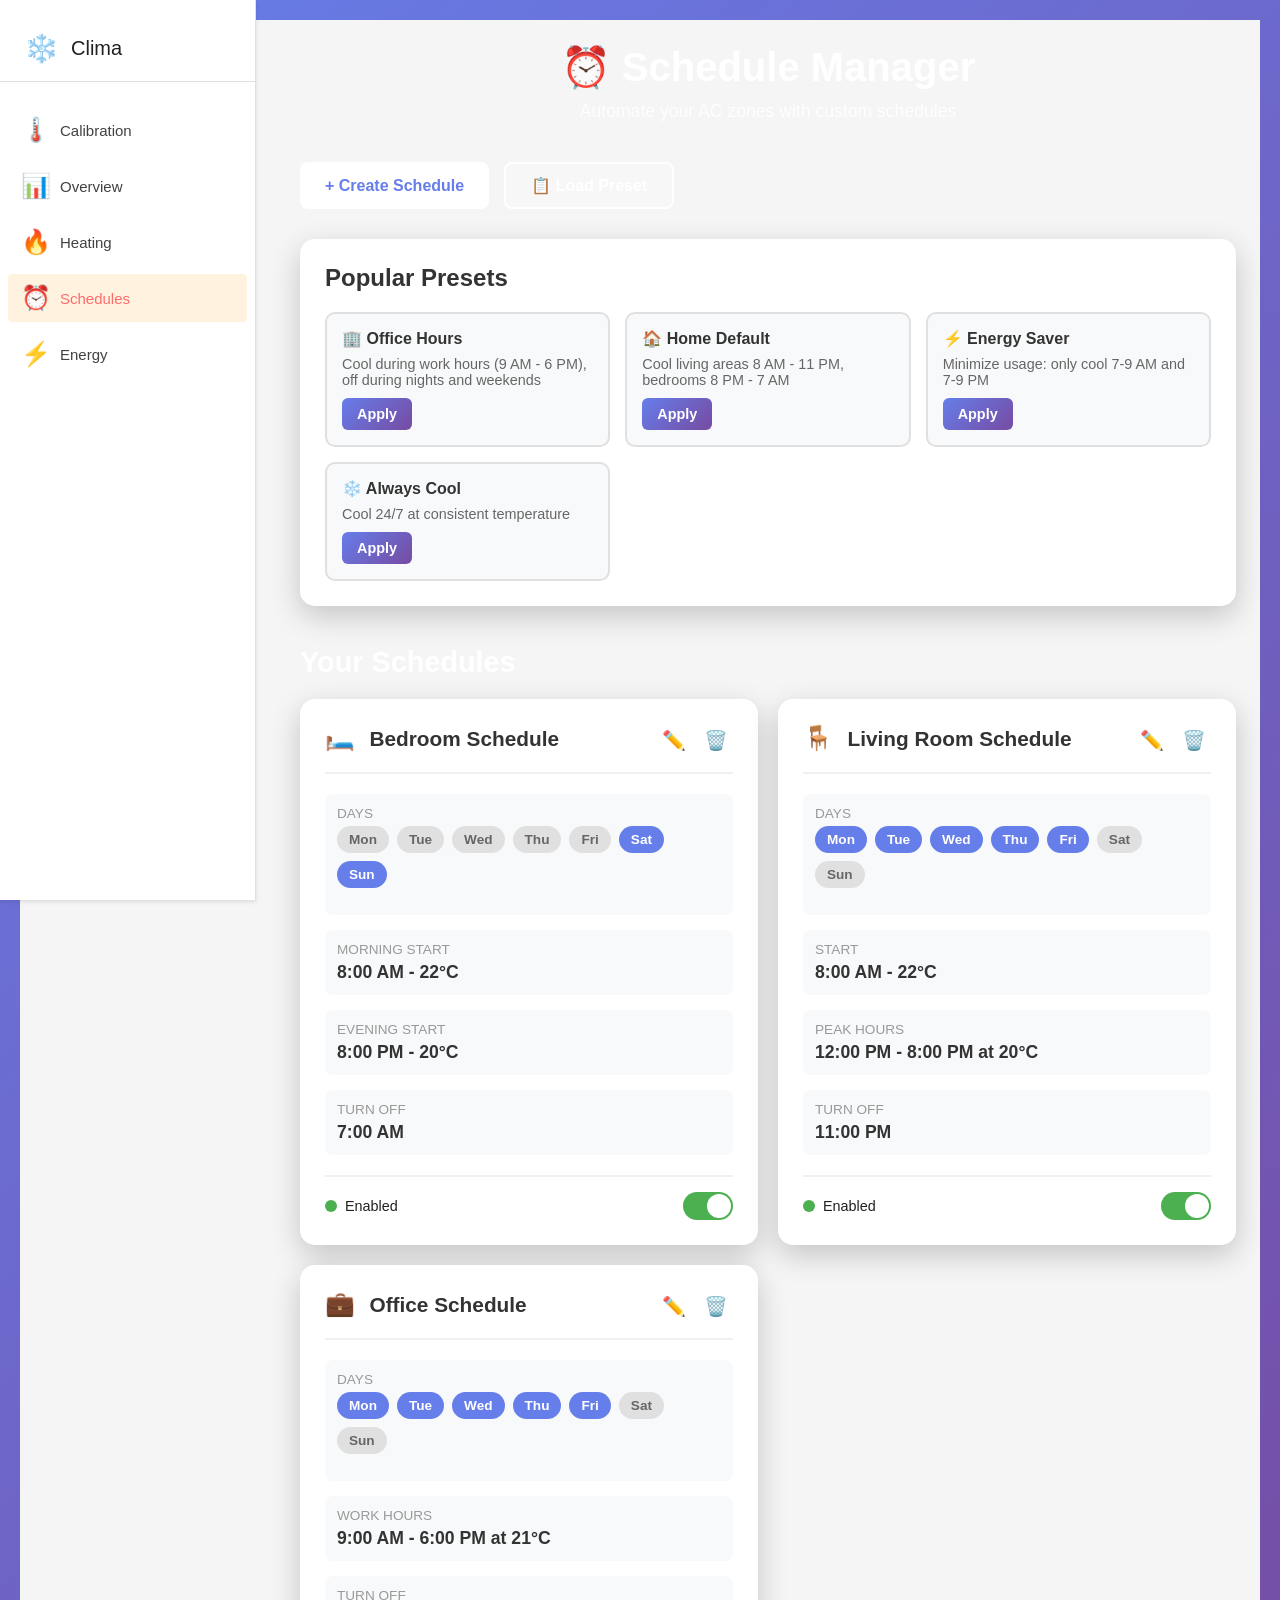
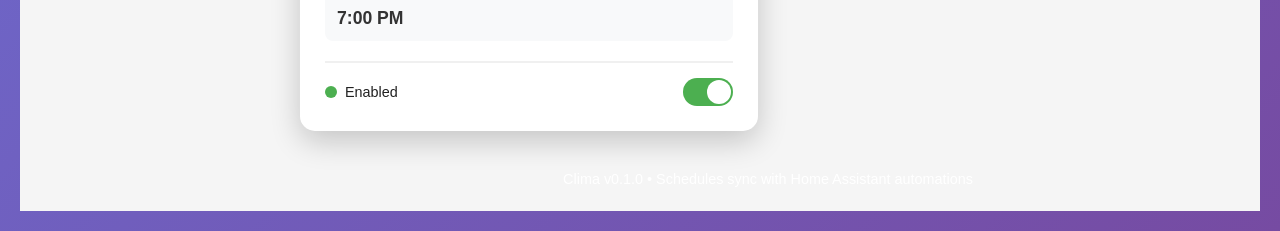
<file: schedules.html>
<!DOCTYPE html>
<html lang="en">
<head>
    <meta charset="UTF-8">
    <meta name="viewport" content="width=device-width, initial-scale=1.0">
    <title>Clima - Schedule Manager</title>
    <style>
        * {
            margin: 0;
            padding: 0;
            box-sizing: border-box;
        }

        body {
            font-family: -apple-system, BlinkMacSystemFont, 'Segoe UI', Roboto, 'Helvetica Neue', Arial, sans-serif;
            background: linear-gradient(135deg, #667eea 0%, #764ba2 100%);
            min-height: 100vh;
            padding: 20px;
        }

        .container {
            max-width: 1200px;
            margin: 0 auto;
        }

        .header {
            text-align: center;
            color: white;
            margin-bottom: 40px;
        }

        .header h1 {
            font-size: 2.5em;
            margin-bottom: 10px;
        }

        .header p {
            font-size: 1.1em;
            opacity: 0.9;
        }

        .controls {
            display: flex;
            gap: 15px;
            margin-bottom: 30px;
            flex-wrap: wrap;
        }

        .btn {
            padding: 12px 25px;
            border: none;
            border-radius: 8px;
            font-size: 1em;
            font-weight: 600;
            cursor: pointer;
            transition: all 0.3s;
        }

        .btn-primary {
            background: white;
            color: #667eea;
        }

        .btn-primary:hover {
            transform: translateY(-2px);
            box-shadow: 0 5px 15px rgba(0, 0, 0, 0.2);
        }

        .btn-secondary {
            background: rgba(255, 255, 255, 0.2);
            color: white;
            border: 2px solid white;
        }

        .btn-secondary:hover {
            background: white;
            color: #667eea;
        }

        .schedules-grid {
            display: grid;
            grid-template-columns: repeat(auto-fill, minmax(350px, 1fr));
            gap: 20px;
            margin-bottom: 40px;
        }

        .schedule-card {
            background: white;
            border-radius: 15px;
            padding: 25px;
            box-shadow: 0 10px 30px rgba(0, 0, 0, 0.2);
            position: relative;
        }

        .schedule-header {
            display: flex;
            justify-content: space-between;
            align-items: flex-start;
            margin-bottom: 20px;
            padding-bottom: 15px;
            border-bottom: 2px solid #f0f0f0;
        }

        .schedule-title {
            font-size: 1.3em;
            font-weight: 600;
            color: #333;
        }

        .schedule-emoji {
            font-size: 1.5em;
            margin-right: 10px;
        }

        .schedule-actions {
            display: flex;
            gap: 8px;
        }

        .icon-btn {
            background: none;
            border: none;
            font-size: 1.2em;
            cursor: pointer;
            transition: all 0.3s;
            padding: 5px;
        }

        .icon-btn:hover {
            transform: scale(1.2);
        }

        .schedule-content {
            margin-bottom: 20px;
        }

        .schedule-item {
            margin-bottom: 15px;
            padding: 12px;
            background: #f8f9fa;
            border-radius: 8px;
        }

        .schedule-label {
            font-size: 0.85em;
            color: #999;
            margin-bottom: 5px;
            text-transform: uppercase;
        }

        .schedule-value {
            font-size: 1.1em;
            color: #333;
            font-weight: 600;
        }

        .days-selector {
            display: flex;
            gap: 8px;
            flex-wrap: wrap;
            margin-bottom: 15px;
        }

        .day-badge {
            padding: 6px 12px;
            background: #e0e0e0;
            border-radius: 20px;
            font-size: 0.85em;
            font-weight: 600;
            color: #666;
        }

        .day-badge.active {
            background: #667eea;
            color: white;
        }

        .schedule-footer {
            display: flex;
            justify-content: space-between;
            align-items: center;
            padding-top: 15px;
            border-top: 2px solid #f0f0f0;
        }

        .schedule-status {
            display: flex;
            align-items: center;
            gap: 8px;
            font-size: 0.9em;
        }

        .status-dot {
            width: 12px;
            height: 12px;
            border-radius: 50%;
            background: #4caf50;
        }

        .status-dot.inactive {
            background: #ccc;
        }

        .toggle-switch {
            width: 50px;
            height: 28px;
            background: #ccc;
            border-radius: 14px;
            cursor: pointer;
            position: relative;
            transition: background 0.3s;
            border: none;
        }

        .toggle-switch.active {
            background: #4caf50;
        }

        .toggle-switch::after {
            content: '';
            position: absolute;
            width: 24px;
            height: 24px;
            background: white;
            border-radius: 12px;
            top: 2px;
            left: 2px;
            transition: left 0.3s;
        }

        .toggle-switch.active::after {
            left: 24px;
        }

        .modal {
            display: none;
            position: fixed;
            top: 0;
            left: 0;
            right: 0;
            bottom: 0;
            background: rgba(0, 0, 0, 0.5);
            z-index: 1000;
            align-items: center;
            justify-content: center;
        }

        .modal.active {
            display: flex;
        }

        .modal-content {
            background: white;
            border-radius: 15px;
            padding: 30px;
            max-width: 600px;
            width: 90%;
            max-height: 90vh;
            overflow-y: auto;
            box-shadow: 0 20px 60px rgba(0, 0, 0, 0.3);
        }

        .modal-header {
            font-size: 1.5em;
            font-weight: 600;
            color: #333;
            margin-bottom: 25px;
        }

        .form-group {
            margin-bottom: 20px;
        }

        .form-group label {
            display: block;
            margin-bottom: 8px;
            font-weight: 600;
            color: #333;
        }

        .form-group input,
        .form-group select {
            width: 100%;
            padding: 12px;
            border: 2px solid #e0e0e0;
            border-radius: 8px;
            font-size: 1em;
            font-family: inherit;
            transition: border-color 0.3s;
        }

        .form-group input:focus,
        .form-group select:focus {
            outline: none;
            border-color: #667eea;
            box-shadow: 0 0 0 3px rgba(102, 126, 234, 0.1);
        }

        .days-grid {
            display: grid;
            grid-template-columns: repeat(7, 1fr);
            gap: 8px;
        }

        .day-btn {
            padding: 12px;
            background: #e0e0e0;
            border: 2px solid transparent;
            border-radius: 8px;
            font-weight: 600;
            cursor: pointer;
            transition: all 0.3s;
            text-align: center;
        }

        .day-btn.active {
            background: #667eea;
            color: white;
            border-color: #667eea;
        }

        .time-inputs {
            display: grid;
            grid-template-columns: 1fr 1fr;
            gap: 15px;
        }

        .modal-buttons {
            display: flex;
            gap: 15px;
            margin-top: 30px;
            justify-content: flex-end;
        }

        .modal-btn {
            padding: 12px 25px;
            border: none;
            border-radius: 8px;
            font-weight: 600;
            cursor: pointer;
            transition: all 0.3s;
        }

        .modal-btn-primary {
            background: linear-gradient(135deg, #667eea 0%, #764ba2 100%);
            color: white;
        }

        .modal-btn-primary:hover {
            transform: translateY(-2px);
            box-shadow: 0 5px 15px rgba(102, 126, 234, 0.4);
        }

        .modal-btn-secondary {
            background: #e0e0e0;
            color: #333;
        }

        .modal-btn-secondary:hover {
            background: #d0d0d0;
        }

        .preset-schedules {
            background: white;
            border-radius: 15px;
            padding: 25px;
            margin-bottom: 40px;
            box-shadow: 0 10px 30px rgba(0, 0, 0, 0.2);
        }

        .preset-title {
            font-size: 1.5em;
            font-weight: 600;
            color: #333;
            margin-bottom: 20px;
        }

        .preset-grid {
            display: grid;
            grid-template-columns: repeat(auto-fit, minmax(250px, 1fr));
            gap: 15px;
        }

        .preset-card {
            background: #f8f9fa;
            border: 2px solid #e0e0e0;
            border-radius: 10px;
            padding: 15px;
            cursor: pointer;
            transition: all 0.3s;
        }

        .preset-card:hover {
            border-color: #667eea;
            transform: translateY(-2px);
            box-shadow: 0 5px 15px rgba(102, 126, 234, 0.2);
        }

        .preset-card h4 {
            color: #333;
            margin-bottom: 8px;
        }

        .preset-card p {
            color: #666;
            font-size: 0.9em;
            margin-bottom: 10px;
        }

        .preset-btn {
            background: linear-gradient(135deg, #667eea 0%, #764ba2 100%);
            color: white;
            border: none;
            padding: 8px 15px;
            border-radius: 6px;
            font-weight: 600;
            cursor: pointer;
            font-size: 0.9em;
        }

        .footer {
            text-align: center;
            color: white;
            margin-top: 40px;
            font-size: 0.9em;
        }

        @media (max-width: 768px) {
            .schedules-grid {
                grid-template-columns: 1fr;
            }

            .time-inputs {
                grid-template-columns: 1fr;
            }

            .modal-content {
                width: 95%;
                padding: 20px;
            }

            .header h1 {
                font-size: 1.8em;
            }
        }
    

        /* Clima Sidebar Navigation Styles */
/* Clima Sidebar Navigation Styles */

* {
    margin: 0;
    padding: 0;
    box-sizing: border-box;
}

body {
    font-family: 'Roboto', -apple-system, BlinkMacSystemFont, 'Segoe UI', sans-serif;
    color: #212121;
}

.clima-container {
    display: flex;
    min-height: 100vh;
    background: #f5f5f5;
}

/* Sidebar */
.clima-sidebar {
    width: 256px;
    background: #ffffff;
    border-right: 1px solid #e0e0e0;
    padding: 16px 0;
    overflow-y: auto;
    box-shadow: 0 2px 4px rgba(0, 0, 0, 0.1);
    position: fixed;
    height: 100vh;
    left: 0;
    top: 0;
}

.clima-sidebar-header {
    padding: 16px 24px;
    display: flex;
    align-items: center;
    gap: 12px;
    font-size: 20px;
    font-weight: 500;
    margin-bottom: 24px;
    border-bottom: 1px solid #e0e0e0;
}

.clima-sidebar-icon {
    font-size: 28px;
}

.clima-nav {
    list-style: none;
}

.clima-nav-item {
    padding: 0 8px;
    margin-bottom: 8px;
}

.clima-nav-link {
    display: flex;
    align-items: center;
    gap: 12px;
    padding: 12px 16px;
    color: #424242;
    text-decoration: none;
    border-radius: 4px;
    transition: all 0.2s ease;
    cursor: pointer;
    font-size: 15px;
    font-weight: 500;
}

.clima-nav-link:hover {
    background: #f5f5f5;
    color: #212121;
}

.clima-nav-link.active {
    background: #fff3e0;
    color: #ff6b6b;
}

.clima-nav-icon {
    font-size: 24px;
    display: flex;
    align-items: center;
    justify-content: center;
    width: 24px;
    height: 24px;
}

/* Main content area adjustment */
.clima-main {
    flex: 1;
    margin-left: 256px;
    padding: 24px;
}

/* Scrollbar styling */
.clima-sidebar::-webkit-scrollbar {
    width: 8px;
}

.clima-sidebar::-webkit-scrollbar-track {
    background: transparent;
}

.clima-sidebar::-webkit-scrollbar-thumb {
    background: #ccc;
    border-radius: 4px;
}

.clima-sidebar::-webkit-scrollbar-thumb:hover {
    background: #999;
}

/* Mobile responsiveness */
@media (max-width: 768px) {
    .clima-sidebar {
        width: 100%;
        height: auto;
        position: relative;
        max-height: 120px;
        display: flex;
        overflow-x: auto;
        border-right: none;
        border-bottom: 1px solid #e0e0e0;
    }

    .clima-sidebar-header {
        margin-bottom: 0;
        border-bottom: none;
        padding: 8px 12px;
        margin-right: 24px;
    }

    .clima-nav {
        display: flex;
        flex: 1;
    }

    .clima-nav-item {
        margin-bottom: 0;
        margin-right: 8px;
    }

    .clima-main {
        margin-left: 0;
        padding: 16px;
    }
}

</style>
</head>
<body>
    <div class="clima-container">
    <nav class="clima-sidebar">
        <div class="clima-sidebar-header">
            <span class="clima-sidebar-icon">❄️</span>
            <span>Clima</span>
        </div>
        <ul class="clima-nav">
<li class="clima-nav-item"><a class="clima-nav-link" data-page="calibration"><span class="clima-nav-icon">🌡️</span>Calibration</a></li>
            <li class="clima-nav-item"><a class="clima-nav-link" data-page="overview"><span class="clima-nav-icon">📊</span>Overview</a></li>
            <li class="clima-nav-item"><a class="clima-nav-link" data-page="heating"><span class="clima-nav-icon">🔥</span>Heating</a></li>
            <li class="clima-nav-item"><a class="clima-nav-link" data-page="schedules"><span class="clima-nav-icon">⏰</span>Schedules</a></li>
            <li class="clima-nav-item"><a class="clima-nav-link" data-page="energy"><span class="clima-nav-icon">⚡</span>Energy</a></li>
        </ul>
    </nav>

        <div class="clima-main">
    <div class="container">
        <!-- Header -->
        <div class="header">
            <h1>⏰ Schedule Manager</h1>
            <p>Automate your AC zones with custom schedules</p>
        </div>

        <!-- Controls -->
        <div class="controls">
            <button class="btn btn-primary" onclick="openNewScheduleModal()">+ Create Schedule</button>
            <button class="btn btn-secondary" onclick="loadPresets()">📋 Load Preset</button>
        </div>

        <!-- Preset Schedules -->
        <div class="preset-schedules">
            <h2 class="preset-title">Popular Presets</h2>
            <div class="preset-grid">
                <div class="preset-card">
                    <h4>🏢 Office Hours</h4>
                    <p>Cool during work hours (9 AM - 6 PM), off during nights and weekends</p>
                    <button class="preset-btn" onclick="applyPreset('office')">Apply</button>
                </div>

                <div class="preset-card">
                    <h4>🏠 Home Default</h4>
                    <p>Cool living areas 8 AM - 11 PM, bedrooms 8 PM - 7 AM</p>
                    <button class="preset-btn" onclick="applyPreset('home')">Apply</button>
                </div>

                <div class="preset-card">
                    <h4>⚡ Energy Saver</h4>
                    <p>Minimize usage: only cool 7-9 AM and 7-9 PM</p>
                    <button class="preset-btn" onclick="applyPreset('saver')">Apply</button>
                </div>

                <div class="preset-card">
                    <h4>❄️ Always Cool</h4>
                    <p>Cool 24/7 at consistent temperature</p>
                    <button class="preset-btn" onclick="applyPreset('always')">Apply</button>
                </div>
            </div>
        </div>

        <!-- Active Schedules -->
        <h2 style="color: white; margin-bottom: 20px; font-size: 1.8em;">Your Schedules</h2>
        <div class="schedules-grid" id="schedules-grid">
            <!-- Zone 1 Schedule -->
            <div class="schedule-card">
                <div class="schedule-header">
                    <div>
                        <span class="schedule-emoji">🛏️</span>
                        <span class="schedule-title">Bedroom Schedule</span>
                    </div>
                    <div class="schedule-actions">
                        <button class="icon-btn" onclick="editSchedule('bedroom')">✏️</button>
                        <button class="icon-btn" onclick="deleteSchedule('bedroom')">🗑️</button>
                    </div>
                </div>

                <div class="schedule-content">
                    <div class="schedule-item">
                        <div class="schedule-label">Days</div>
                        <div class="days-selector">
                            <span class="day-badge">Mon</span>
                            <span class="day-badge">Tue</span>
                            <span class="day-badge">Wed</span>
                            <span class="day-badge">Thu</span>
                            <span class="day-badge">Fri</span>
                            <span class="day-badge active">Sat</span>
                            <span class="day-badge active">Sun</span>
                        </div>
                    </div>

                    <div class="schedule-item">
                        <div class="schedule-label">Morning Start</div>
                        <div class="schedule-value">8:00 AM - 22°C</div>
                    </div>

                    <div class="schedule-item">
                        <div class="schedule-label">Evening Start</div>
                        <div class="schedule-value">8:00 PM - 20°C</div>
                    </div>

                    <div class="schedule-item">
                        <div class="schedule-label">Turn Off</div>
                        <div class="schedule-value">7:00 AM</div>
                    </div>
                </div>

                <div class="schedule-footer">
                    <div class="schedule-status">
                        <span class="status-dot active"></span>
                        <span>Enabled</span>
                    </div>
                    <button class="toggle-switch active" onclick="toggleSchedule(this, 'bedroom')"></button>
                </div>
            </div>

            <!-- Zone 2 Schedule -->
            <div class="schedule-card">
                <div class="schedule-header">
                    <div>
                        <span class="schedule-emoji">🪑</span>
                        <span class="schedule-title">Living Room Schedule</span>
                    </div>
                    <div class="schedule-actions">
                        <button class="icon-btn" onclick="editSchedule('living')">✏️</button>
                        <button class="icon-btn" onclick="deleteSchedule('living')">🗑️</button>
                    </div>
                </div>

                <div class="schedule-content">
                    <div class="schedule-item">
                        <div class="schedule-label">Days</div>
                        <div class="days-selector">
                            <span class="day-badge active">Mon</span>
                            <span class="day-badge active">Tue</span>
                            <span class="day-badge active">Wed</span>
                            <span class="day-badge active">Thu</span>
                            <span class="day-badge active">Fri</span>
                            <span class="day-badge">Sat</span>
                            <span class="day-badge">Sun</span>
                        </div>
                    </div>

                    <div class="schedule-item">
                        <div class="schedule-label">Start</div>
                        <div class="schedule-value">8:00 AM - 22°C</div>
                    </div>

                    <div class="schedule-item">
                        <div class="schedule-label">Peak Hours</div>
                        <div class="schedule-value">12:00 PM - 8:00 PM at 20°C</div>
                    </div>

                    <div class="schedule-item">
                        <div class="schedule-label">Turn Off</div>
                        <div class="schedule-value">11:00 PM</div>
                    </div>
                </div>

                <div class="schedule-footer">
                    <div class="schedule-status">
                        <span class="status-dot active"></span>
                        <span>Enabled</span>
                    </div>
                    <button class="toggle-switch active" onclick="toggleSchedule(this, 'living')"></button>
                </div>
            </div>

            <!-- Zone 3 Schedule -->
            <div class="schedule-card">
                <div class="schedule-header">
                    <div>
                        <span class="schedule-emoji">💼</span>
                        <span class="schedule-title">Office Schedule</span>
                    </div>
                    <div class="schedule-actions">
                        <button class="icon-btn" onclick="editSchedule('office')">✏️</button>
                        <button class="icon-btn" onclick="deleteSchedule('office')">🗑️</button>
                    </div>
                </div>

                <div class="schedule-content">
                    <div class="schedule-item">
                        <div class="schedule-label">Days</div>
                        <div class="days-selector">
                            <span class="day-badge active">Mon</span>
                            <span class="day-badge active">Tue</span>
                            <span class="day-badge active">Wed</span>
                            <span class="day-badge active">Thu</span>
                            <span class="day-badge active">Fri</span>
                            <span class="day-badge">Sat</span>
                            <span class="day-badge">Sun</span>
                        </div>
                    </div>

                    <div class="schedule-item">
                        <div class="schedule-label">Work Hours</div>
                        <div class="schedule-value">9:00 AM - 6:00 PM at 21°C</div>
                    </div>

                    <div class="schedule-item">
                        <div class="schedule-label">Turn Off</div>
                        <div class="schedule-value">7:00 PM</div>
                    </div>
                </div>

                <div class="schedule-footer">
                    <div class="schedule-status">
                        <span class="status-dot active"></span>
                        <span>Enabled</span>
                    </div>
                    <button class="toggle-switch active" onclick="toggleSchedule(this, 'office')"></button>
                </div>
            </div>
        </div>

        <!-- Modal -->
        <div class="modal" id="scheduleModal">
            <div class="modal-content">
                <div class="modal-header">Create New Schedule</div>

                <div class="form-group">
                    <label>Zone</label>
                    <select id="scheduleZone">
                        <option>🛏️ Bedroom</option>
                        <option>🪑 Living Room</option>
                        <option>🛏️ Master Bedroom</option>
                        <option>👥 Guest Room</option>
                        <option>💼 Office</option>
                        <option>🧺 Laundry</option>
                    </select>
                </div>

                <div class="form-group">
                    <label>Schedule Name</label>
                    <input type="text" id="scheduleName" placeholder="e.g., Work Days" value="My Schedule">
                </div>

                <div class="form-group">
                    <label>Days of Week</label>
                    <div class="days-grid">
                        <button class="day-btn active" onclick="toggleDay(this, 'Mon')">Mon</button>
                        <button class="day-btn active" onclick="toggleDay(this, 'Tue')">Tue</button>
                        <button class="day-btn active" onclick="toggleDay(this, 'Wed')">Wed</button>
                        <button class="day-btn active" onclick="toggleDay(this, 'Thu')">Thu</button>
                        <button class="day-btn active" onclick="toggleDay(this, 'Fri')">Fri</button>
                        <button class="day-btn" onclick="toggleDay(this, 'Sat')">Sat</button>
                        <button class="day-btn" onclick="toggleDay(this, 'Sun')">Sun</button>
                    </div>
                </div>

                <div class="form-group">
                    <label>Start Time</label>
                    <div class="time-inputs">
                        <input type="time" id="startTime" value="08:00">
                        <input type="number" id="startTemp" placeholder="Temperature (°C)" value="22" min="16" max="30">
                    </div>
                </div>

                <div class="form-group">
                    <label>Peak Time (Optional)</label>
                    <div class="time-inputs">
                        <input type="time" id="peakTime" value="12:00">
                        <input type="number" id="peakTemp" placeholder="Temperature (°C)" value="20" min="16" max="30">
                    </div>
                </div>

                <div class="form-group">
                    <label>End Time</label>
                    <div class="time-inputs">
                        <input type="time" id="endTime" value="23:00">
                        <input type="text" placeholder="Action" value="Turn Off" disabled>
                    </div>
                </div>

                <div class="modal-buttons">
                    <button class="modal-btn modal-btn-secondary" onclick="closeScheduleModal()">Cancel</button>
                    <button class="modal-btn modal-btn-primary" onclick="saveSchedule()">Save Schedule</button>
                </div>
            </div>
        </div>

        <!-- Footer -->
        <div class="footer">
            <p>Clima v0.1.0 • Schedules sync with Home Assistant automations</p>
        </div>
    </div>

    <script>
        function openNewScheduleModal() {
            document.getElementById('scheduleModal').classList.add('active');
        }

        function closeScheduleModal() {
            document.getElementById('scheduleModal').classList.remove('active');
        }

        function toggleDay(btn, day) {
            btn.classList.toggle('active');
        }

        function toggleSchedule(btn, scheduleId) {
            btn.classList.toggle('active');
            const card = btn.closest('.schedule-card');
            const statusDot = card.querySelector('.status-dot');
            statusDot.classList.toggle('inactive');

            const status = card.querySelector('.schedule-status span:last-child');
            status.textContent = btn.classList.contains('active') ? 'Enabled' : 'Disabled';
        }

        function editSchedule(id) {
            openNewScheduleModal();
            // Pre-fill form with existing schedule data
            console.log('Edit schedule:', id);
        }

        function deleteSchedule(id) {
            if (confirm('Delete this schedule?')) {
                console.log('Delete schedule:', id);
            }
        }

        function saveSchedule() {
            const zone = document.getElementById('scheduleZone').value;
            const name = document.getElementById('scheduleName').value;
            const start = document.getElementById('startTime').value;
            const startTemp = document.getElementById('startTemp').value;
            const end = document.getElementById('endTime').value;

            alert(`Schedule created:\n${zone} - ${name}\n${start} → ${end} at ${startTemp}°C`);
            closeScheduleModal();
        }

        function applyPreset(preset) {
            alert(`Applying ${preset} preset...\nThis will create schedules for all zones.`);
        }

        function loadPresets() {
            alert('Load preset schedules from library');
        }

        // Close modal when clicking outside
        document.getElementById('scheduleModal').addEventListener('click', function(e) {
            if (e.target === this) {
                closeScheduleModal();
            }
        });
    </script>

        </div>
    </div>
    <script>
// Clima Sidebar Navigation Script

/**
 * Initialize the Clima sidebar navigation
 * Call this function when the page loads
 */
function initClimaNavigation() {
    const navLinks = document.querySelectorAll('.clima-nav-link');

    // Set active link based on current page
    const currentPage = getCurrentPageName();
    navLinks.forEach(link => {
        const linkPage = link.getAttribute('data-page');
        if (linkPage === currentPage) {
            link.classList.add('active');
        } else {
            link.classList.remove('active');
        }
    });

    // Add click handlers to navigation links
    navLinks.forEach(link => {
        link.addEventListener('click', (e) => {
            const page = link.getAttribute('data-page');
            if (page && page !== 'current') {
                navigateToPage(page);
            }
        });
    });
}

/**
 * Get the current page name from the URL
 */
function getCurrentPageName() {
    const href = window.location.href;
    const filename = href.substring(href.lastIndexOf('/') + 1).replace('.html', '');
    return filename || 'index';
}

/**
 * Navigate to a different dashboard page
 */
function navigateToPage(page) {
    const pages = {
        'calibration': 'calibration_dashboard.html',
        'overview': 'dashboard_preview.html',
        'heating': 'dashboard_heating.html',
        'schedules': 'schedules.html',
        'energy': 'energy_analytics.html'
    };

    if (pages[page]) {
        window.location.href = pages[page];
    }
}

/**
 * Update the active nav link
 */
function setActiveNavLink(pageName) {
    const navLinks = document.querySelectorAll('.clima-nav-link');
    navLinks.forEach(link => {
        const linkPage = link.getAttribute('data-page');
        if (linkPage === pageName) {
            link.classList.add('active');
        } else {
            link.classList.remove('active');
        }
    });
}

// Initialize on page load
document.addEventListener('DOMContentLoaded', initClimaNavigation);

    </script>
</body>
</html>
</file>
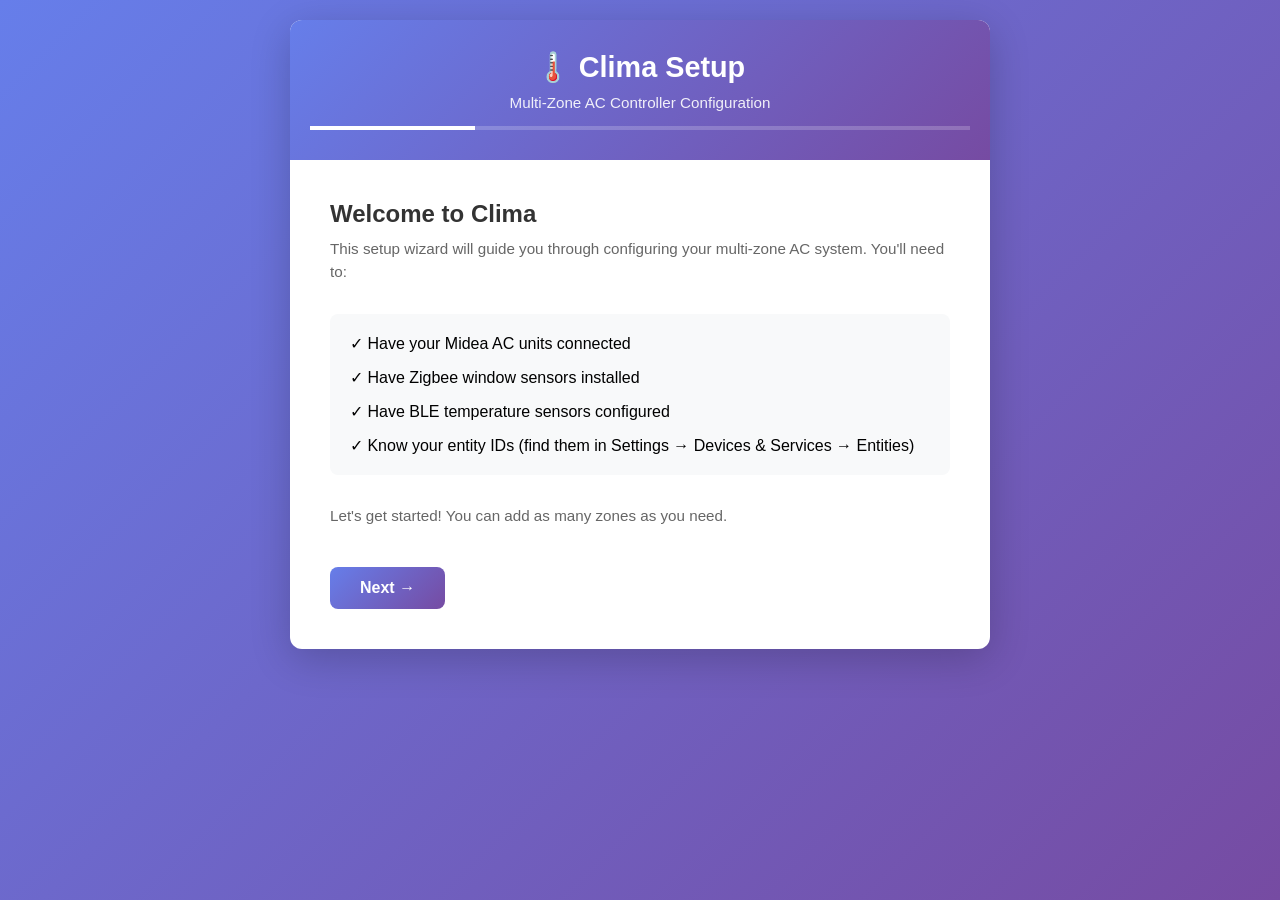
<file: setup_wizard.html>
<!DOCTYPE html>
<html lang="en">
<head>
    <meta charset="UTF-8">
    <meta name="viewport" content="width=device-width, initial-scale=1.0">
    <title>Clima - Setup Wizard</title>
    <style>
        * {
            margin: 0;
            padding: 0;
            box-sizing: border-box;
        }

        body {
            font-family: -apple-system, BlinkMacSystemFont, 'Segoe UI', Roboto, 'Helvetica Neue', Arial, sans-serif;
            background: linear-gradient(135deg, #667eea 0%, #764ba2 100%);
            min-height: 100vh;
            padding: 20px;
        }

        .container {
            max-width: 700px;
            margin: 0 auto;
        }

        .wizard-card {
            background: white;
            border-radius: 12px;
            box-shadow: 0 10px 40px rgba(0, 0, 0, 0.2);
            overflow: hidden;
        }

        .wizard-header {
            background: linear-gradient(135deg, #667eea 0%, #764ba2 100%);
            color: white;
            padding: 30px 20px;
            text-align: center;
        }

        .wizard-header h1 {
            font-size: 1.8em;
            margin-bottom: 10px;
        }

        .wizard-header p {
            opacity: 0.9;
            font-size: 0.95em;
        }

        .progress-bar {
            background: rgba(255, 255, 255, 0.2);
            height: 4px;
            margin-top: 15px;
        }

        .progress-fill {
            background: white;
            height: 100%;
            transition: width 0.3s ease;
        }

        .wizard-content {
            padding: 40px;
            min-height: 400px;
            max-height: 80vh;
            overflow-y: auto;
        }

        .step {
            display: none;
            animation: fadeIn 0.3s ease;
        }

        .step.active {
            display: block;
        }

        @keyframes fadeIn {
            from {
                opacity: 0;
                transform: translateY(10px);
            }
            to {
                opacity: 1;
                transform: translateY(0);
            }
        }

        .step-title {
            font-size: 1.5em;
            font-weight: 600;
            color: #333;
            margin-bottom: 10px;
        }

        .step-description {
            color: #666;
            margin-bottom: 30px;
            font-size: 0.95em;
            line-height: 1.5;
        }

        .form-group {
            margin-bottom: 25px;
        }

        .form-group label {
            display: block;
            margin-bottom: 10px;
            font-weight: 500;
            color: #333;
            font-size: 0.95em;
        }

        .form-group select,
        .form-group input {
            width: 100%;
            padding: 12px;
            border: 2px solid #e0e0e0;
            border-radius: 8px;
            font-size: 0.95em;
            transition: border-color 0.3s;
            font-family: inherit;
        }

        .form-group select:focus,
        .form-group input:focus {
            outline: none;
            border-color: #667eea;
            box-shadow: 0 0 0 3px rgba(102, 126, 234, 0.1);
        }

        .form-group small {
            display: block;
            margin-top: 8px;
            color: #999;
            font-size: 0.85em;
        }

        .zone-card {
            background: #f8f9fa;
            border: 2px solid #e0e0e0;
            border-radius: 10px;
            padding: 25px;
            margin-bottom: 25px;
            position: relative;
        }

        .zone-card:hover {
            border-color: #667eea;
            box-shadow: 0 4px 12px rgba(102, 126, 234, 0.1);
        }

        .zone-header {
            display: flex;
            justify-content: space-between;
            align-items: center;
            margin-bottom: 20px;
            padding-bottom: 15px;
            border-bottom: 2px solid #e0e0e0;
        }

        .zone-title {
            display: flex;
            align-items: center;
            gap: 10px;
            font-size: 1.2em;
            font-weight: 600;
            color: #333;
        }

        .zone-emoji {
            font-size: 1.5em;
        }

        .zone-name-display {
            color: #667eea;
        }

        .remove-zone-btn {
            background: #f44336;
            color: white;
            border: none;
            padding: 8px 12px;
            border-radius: 6px;
            cursor: pointer;
            font-weight: 600;
            font-size: 0.85em;
            transition: all 0.3s;
        }

        .remove-zone-btn:hover {
            background: #d32f2f;
        }

        .required {
            color: #f44336;
        }

        .add-zone-btn {
            background: linear-gradient(135deg, #667eea 0%, #764ba2 100%);
            color: white;
            border: none;
            padding: 12px 30px;
            border-radius: 8px;
            font-size: 1em;
            font-weight: 600;
            cursor: pointer;
            width: 100%;
            margin-bottom: 30px;
            transition: all 0.3s;
        }

        .add-zone-btn:hover {
            transform: translateY(-2px);
            box-shadow: 0 5px 15px rgba(102, 126, 234, 0.4);
        }

        .zones-list {
            margin-bottom: 30px;
        }

        .button-group {
            display: flex;
            gap: 15px;
            margin-top: 40px;
            justify-content: space-between;
        }

        button {
            padding: 12px 30px;
            border: none;
            border-radius: 8px;
            font-size: 1em;
            font-weight: 600;
            cursor: pointer;
            transition: all 0.3s;
            font-family: inherit;
        }

        .btn-secondary {
            background: #e0e0e0;
            color: #333;
        }

        .btn-secondary:hover {
            background: #d0d0d0;
        }

        .btn-primary {
            background: linear-gradient(135deg, #667eea 0%, #764ba2 100%);
            color: white;
        }

        .btn-primary:hover {
            transform: translateY(-2px);
            box-shadow: 0 5px 15px rgba(102, 126, 234, 0.4);
        }

        .btn-primary:disabled {
            opacity: 0.5;
            cursor: not-allowed;
            transform: none;
        }

        .review-section {
            background: #f8f9fa;
            border-left: 4px solid #667eea;
            padding: 15px;
            border-radius: 8px;
            margin-bottom: 15px;
        }

        .review-label {
            font-size: 0.85em;
            color: #666;
            margin-bottom: 5px;
        }

        .review-value {
            font-size: 1em;
            font-weight: 600;
            color: #333;
        }

        .success-icon {
            text-align: center;
            font-size: 4em;
            margin-bottom: 20px;
        }

        .success-message {
            text-align: center;
            color: #333;
        }

        .success-message h2 {
            font-size: 1.8em;
            margin-bottom: 10px;
            color: #4caf50;
        }

        .success-message p {
            color: #666;
            margin-bottom: 20px;
        }

        .help-text {
            background: #e3f2fd;
            border-left: 4px solid #2196f3;
            padding: 12px;
            border-radius: 4px;
            margin-bottom: 20px;
            font-size: 0.9em;
            color: #1565c0;
        }

        .step-indicator {
            text-align: center;
            color: #999;
            font-size: 0.9em;
            margin-bottom: 20px;
        }

        .step-indicator strong {
            color: #667eea;
        }

        @media (max-width: 600px) {
            .wizard-content {
                padding: 25px;
            }

            .button-group {
                flex-direction: column;
            }

            button {
                width: 100%;
            }

            .step-title {
                font-size: 1.3em;
            }

            .zone-header {
                flex-direction: column;
                align-items: flex-start;
                gap: 10px;
            }

            .remove-zone-btn {
                width: 100%;
            }
        }
    </style>
</head>
<body>
    <div class="container">
        <div class="wizard-card">
            <div class="wizard-header">
                <h1>🌡️ Clima Setup</h1>
                <p>Multi-Zone AC Controller Configuration</p>
                <div class="progress-bar">
                    <div class="progress-fill" id="progressBar" style="width: 0%"></div>
                </div>
            </div>

            <div class="wizard-content">
                <!-- Step 0: Welcome -->
                <div class="step active" id="step-welcome">
                    <div class="step-title">Welcome to Clima</div>
                    <div class="step-description">
                        This setup wizard will guide you through configuring your multi-zone AC system. You'll need to:
                    </div>
                    <div style="background: #f8f9fa; padding: 20px; border-radius: 8px; margin-bottom: 30px;">
                        <div style="margin-bottom: 15px;">✓ Have your Midea AC units connected</div>
                        <div style="margin-bottom: 15px;">✓ Have Zigbee window sensors installed</div>
                        <div style="margin-bottom: 15px;">✓ Have BLE temperature sensors configured</div>
                        <div>✓ Know your entity IDs (find them in Settings → Devices & Services → Entities)</div>
                    </div>
                    <div class="step-description">
                        Let's get started! You can add as many zones as you need.
                    </div>
                </div>

                <!-- Step 1: Configuration -->
                <div class="step" id="step-config">
                    <div class="step-indicator">Configuration</div>
                    <div class="step-title">Configure Your Zones</div>
                    <div class="step-description">
                        Add your AC zones one by one. Click "Add Zone" to create a new one.
                    </div>

                    <div class="help-text">
                        💡 Start with one zone and add more as needed. Each zone needs an AC unit, temperature sensor, and window sensor.
                    </div>

                    <!-- Outside Temperature -->
                    <div style="background: #f8f9fa; border: 2px solid #e0e0e0; border-radius: 10px; padding: 20px; margin-bottom: 30px;">
                        <h3 style="margin-bottom: 15px; color: #333;">📍 Outside Temperature (Optional)</h3>
                        <div class="form-group">
                            <label for="outside-temp">Outside Temperature Sensor</label>
                            <select id="outside-temp" onchange="updateOutsideTemp(this.value)">
                                <option value="">-- Not configured --</option>
                                <option value="sensor.outdoor_temp">sensor.outdoor_temp</option>
                                <option value="sensor.weather_temperature">sensor.weather_temperature</option>
                                <option value="sensor.openweathermap_temperature">sensor.openweathermap_temperature</option>
                                <option value="custom">Custom entity...</option>
                            </select>
                            <small>This sensor will be used for smart temperature adjustments</small>
                        </div>

                        <div id="custom-outside-input" style="display: none;">
                            <div class="form-group">
                                <label for="custom-outside">Custom Entity ID</label>
                                <input type="text" id="custom-outside" placeholder="sensor.my_outdoor_temperature" onchange="updateOutsideTemp('custom')">
                            </div>
                        </div>
                    </div>

                    <!-- Zones -->
                    <h3 style="margin-bottom: 15px; margin-top: 30px; color: #333;">🌡️ AC Zones</h3>
                    <div class="zones-list" id="zones-list"></div>

                    <!-- Add Zone Button -->
                    <button class="add-zone-btn" onclick="addZone()">+ Add Zone</button>
                </div>

                <!-- Step 2: Review -->
                <div class="step" id="step-review">
                    <div class="step-indicator">Final Step</div>
                    <div class="step-title">Review Configuration</div>
                    <div class="step-description">
                        Please review your configuration before finishing.
                    </div>

                    <div id="review-content"></div>
                </div>

                <!-- Step 3: Success -->
                <div class="step" id="step-success">
                    <div class="success-icon">✅</div>
                    <div class="success-message">
                        <h2>Setup Complete!</h2>
                        <p>Your Clima integration is now configured and ready to use.</p>
                        <div style="background: #e8f5e9; padding: 15px; border-radius: 8px; margin: 20px 0;">
                            <strong style="color: #2e7d32;">Next Steps:</strong>
                            <div style="margin-top: 10px; color: #1b5e20; font-size: 0.95em;">
                                ✓ Create a dashboard with your zone controls<br>
                                ✓ Set up automations for smart control<br>
                                ✓ Customize temperature settings per zone
                            </div>
                        </div>
                    </div>
                </div>

                <!-- Buttons -->
                <div class="button-group">
                    <button class="btn-secondary" id="btnPrev" onclick="previousStep()" style="display: none;">← Back</button>
                    <button class="btn-primary" id="btnNext" onclick="nextStep()">Next →</button>
                </div>
            </div>
        </div>
    </div>

    <script>
        let currentStep = 0;
        const zones = {};
        let zoneCounter = 0;
        let outsideTemp = '';

        const zoneEmojis = ['🛏️', '🪑', '🛏️', '👥', '💼', '🧺', '🎮', '🍳', '🛁', '📚', '⚽', '🌿'];
        const zoneNames = ['Bedroom', 'Living Room', 'Master Bedroom', 'Guest Room', 'Office', 'Laundry', 'Gaming Room', 'Kitchen', 'Bathroom', 'Library', 'Gym', 'Garden'];

        function addZone() {
            zoneCounter++;
            const zoneId = `zone_${zoneCounter}`;
            const emoji = zoneEmojis[(zoneCounter - 1) % zoneEmojis.length];
            const defaultName = zoneNames[(zoneCounter - 1) % zoneNames.length];

            zones[zoneId] = {
                id: zoneId,
                name: defaultName,
                emoji: emoji,
                ac: '',
                temp: '',
                window: ''
            };

            renderZone(zoneId);
        }

        function renderZone(zoneId) {
            const zone = zones[zoneId];
            const zonesList = document.getElementById('zones-list');

            let zoneHTML = document.getElementById(`zone-card-${zoneId}`);

            if (!zoneHTML) {
                zoneHTML = document.createElement('div');
                zoneHTML.id = `zone-card-${zoneId}`;
                zonesList.appendChild(zoneHTML);
            }

            zoneHTML.innerHTML = `
                <div class="zone-card">
                    <div class="zone-header">
                        <div class="zone-title">
                            <span class="zone-emoji">${zone.emoji}</span>
                            <span>Zone <span class="zone-name-display" id="zone-name-${zoneId}">${zone.name}</span></span>
                        </div>
                        <button class="remove-zone-btn" onclick="removeZone('${zoneId}')">Remove</button>
                    </div>

                    <div class="form-group">
                        <label for="zone-name-${zoneId}-input">Zone Name</label>
                        <input type="text" id="zone-name-${zoneId}-input" value="${zone.name}"
                               onchange="updateZoneName('${zoneId}', this.value)"
                               placeholder="e.g., Bedroom">
                        <small>Friendly name for this zone</small>
                    </div>

                    <div class="form-group">
                        <label for="zone${zoneId}-ac">AC Unit <span class="required">*</span></label>
                        <select id="zone${zoneId}-ac" onchange="updateZoneField('${zoneId}', 'ac', this.value); handleCustom(this, 'custom-ac-${zoneId}')" required>
                            <option value="">-- Select AC Unit --</option>
                            <option value="climate.${zone.name.toLowerCase().replace(/\s+/g, '_')}_ac">climate.${zone.name.toLowerCase().replace(/\s+/g, '_')}_ac</option>
                            <option value="climate.midea_${zone.name.toLowerCase().replace(/\s+/g, '_')}">climate.midea_${zone.name.toLowerCase().replace(/\s+/g, '_')}</option>
                            <option value="custom">Custom entity...</option>
                        </select>
                        <small>The climate entity controlling the AC unit</small>
                    </div>

                    <div class="form-group" id="custom-ac-${zoneId}" style="display: none;">
                        <label for="custom-ac-input-${zoneId}">Custom AC Entity ID</label>
                        <input type="text" id="custom-ac-input-${zoneId}" placeholder="climate.my_ac_unit"
                               onchange="updateZoneField('${zoneId}', 'ac', this.value)">
                    </div>

                    <div class="form-group">
                        <label for="zone${zoneId}-temp">Temperature Sensor <span class="required">*</span></label>
                        <select id="zone${zoneId}-temp" onchange="updateZoneField('${zoneId}', 'temp', this.value); handleCustom(this, 'custom-temp-${zoneId}')" required>
                            <option value="">-- Select Sensor --</option>
                            <option value="sensor.${zone.name.toLowerCase().replace(/\s+/g, '_')}_temperature">sensor.${zone.name.toLowerCase().replace(/\s+/g, '_')}_temperature</option>
                            <option value="sensor.${zone.name.toLowerCase().replace(/\s+/g, '_')}_temp">sensor.${zone.name.toLowerCase().replace(/\s+/g, '_')}_temp</option>
                            <option value="custom">Custom entity...</option>
                        </select>
                        <small>BLE temperature sensor for this zone</small>
                    </div>

                    <div class="form-group" id="custom-temp-${zoneId}" style="display: none;">
                        <label for="custom-temp-input-${zoneId}">Custom Temperature Entity ID</label>
                        <input type="text" id="custom-temp-input-${zoneId}" placeholder="sensor.my_temperature"
                               onchange="updateZoneField('${zoneId}', 'temp', this.value)">
                    </div>

                    <div class="form-group">
                        <label for="zone${zoneId}-window">Window Sensor <span class="required">*</span></label>
                        <select id="zone${zoneId}-window" onchange="updateZoneField('${zoneId}', 'window', this.value); handleCustom(this, 'custom-window-${zoneId}')" required>
                            <option value="">-- Select Sensor --</option>
                            <option value="binary_sensor.${zone.name.toLowerCase().replace(/\s+/g, '_')}_window">binary_sensor.${zone.name.toLowerCase().replace(/\s+/g, '_')}_window</option>
                            <option value="binary_sensor.${zone.name.toLowerCase().replace(/\s+/g, '_')}_door">binary_sensor.${zone.name.toLowerCase().replace(/\s+/g, '_')}_door</option>
                            <option value="custom">Custom entity...</option>
                        </select>
                        <small>Zigbee window/door contact sensor for this zone</small>
                    </div>

                    <div class="form-group" id="custom-window-${zoneId}" style="display: none;">
                        <label for="custom-window-input-${zoneId}">Custom Window Entity ID</label>
                        <input type="text" id="custom-window-input-${zoneId}" placeholder="binary_sensor.my_window"
                               onchange="updateZoneField('${zoneId}', 'window', this.value)">
                    </div>
                </div>
            `;
        }

        function updateZoneName(zoneId, name) {
            zones[zoneId].name = name;
            document.getElementById(`zone-name-${zoneId}`).textContent = name;
        }

        function updateZoneField(zoneId, field, value) {
            zones[zoneId][field] = value;
        }

        function removeZone(zoneId) {
            delete zones[zoneId];
            const card = document.getElementById(`zone-card-${zoneId}`);
            if (card) card.remove();
        }

        function handleCustom(selectElement, customElementId) {
            const customElement = document.getElementById(customElementId);
            if (selectElement.value === 'custom') {
                customElement.style.display = 'block';
            } else {
                customElement.style.display = 'none';
            }
        }

        function updateOutsideTemp(value) {
            if (value === 'custom') {
                document.getElementById('custom-outside-input').style.display = 'block';
                outsideTemp = document.getElementById('custom-outside').value;
            } else {
                document.getElementById('custom-outside-input').style.display = 'none';
                outsideTemp = value;
            }
        }

        function updateStep() {
            const steps = document.querySelectorAll('.step');
            steps.forEach((step, idx) => {
                step.classList.toggle('active', idx === currentStep);
            });

            // Update progress
            const progress = ((currentStep + 1) / 4) * 100;
            document.getElementById('progressBar').style.width = progress + '%';

            // Update buttons
            document.getElementById('btnPrev').style.display = currentStep === 0 ? 'none' : 'block';

            if (currentStep === 2) {
                document.getElementById('btnNext').textContent = 'Finish';
            } else if (currentStep === 3) {
                document.getElementById('btnNext').textContent = 'Done';
            } else {
                document.getElementById('btnNext').textContent = 'Next →';
            }
        }

        function nextStep() {
            if (currentStep === 0) {
                currentStep = 1;
                // Add first zone automatically
                if (Object.keys(zones).length === 0) {
                    addZone();
                }
            } else if (currentStep === 1) {
                // Validate at least one zone
                if (Object.keys(zones).length === 0) {
                    alert('Please add at least one zone');
                    return;
                }
                generateReview();
                currentStep = 2;
            } else if (currentStep === 2) {
                currentStep = 3;
            } else if (currentStep === 3) {
                alert('Configuration saved!\n\nNow create a dashboard with your Clima zones.');
                return;
            }
            updateStep();
        }

        function previousStep() {
            if (currentStep > 0) {
                currentStep--;
            }
            updateStep();
        }

        function generateReview() {
            const reviewContent = document.getElementById('review-content');
            let html = '';

            html += `<div class="review-section">
                <div class="review-label">Total Zones</div>
                <div class="review-value">${Object.keys(zones).length}</div>
            </div>`;

            if (outsideTemp) {
                html += `<div class="review-section">
                    <div class="review-label">Outside Temperature Sensor</div>
                    <div class="review-value">${outsideTemp}</div>
                </div>`;
            }

            Object.keys(zones).forEach((zoneId) => {
                const zone = zones[zoneId];
                html += `
                    <div class="review-section">
                        <div class="review-label">${zone.emoji} ${zone.name}</div>
                        <div style="margin-top: 8px;">
                            <div><strong>AC Unit:</strong> ${zone.ac || '❌ Not set'}</div>
                            <div><strong>Temp Sensor:</strong> ${zone.temp || '❌ Not set'}</div>
                            <div><strong>Window Sensor:</strong> ${zone.window || '❌ Not set'}</div>
                        </div>
                    </div>
                `;
            });

            reviewContent.innerHTML = html;
        }

        // Initialize
        updateStep();
    </script>
</body>
</html>
</file>
